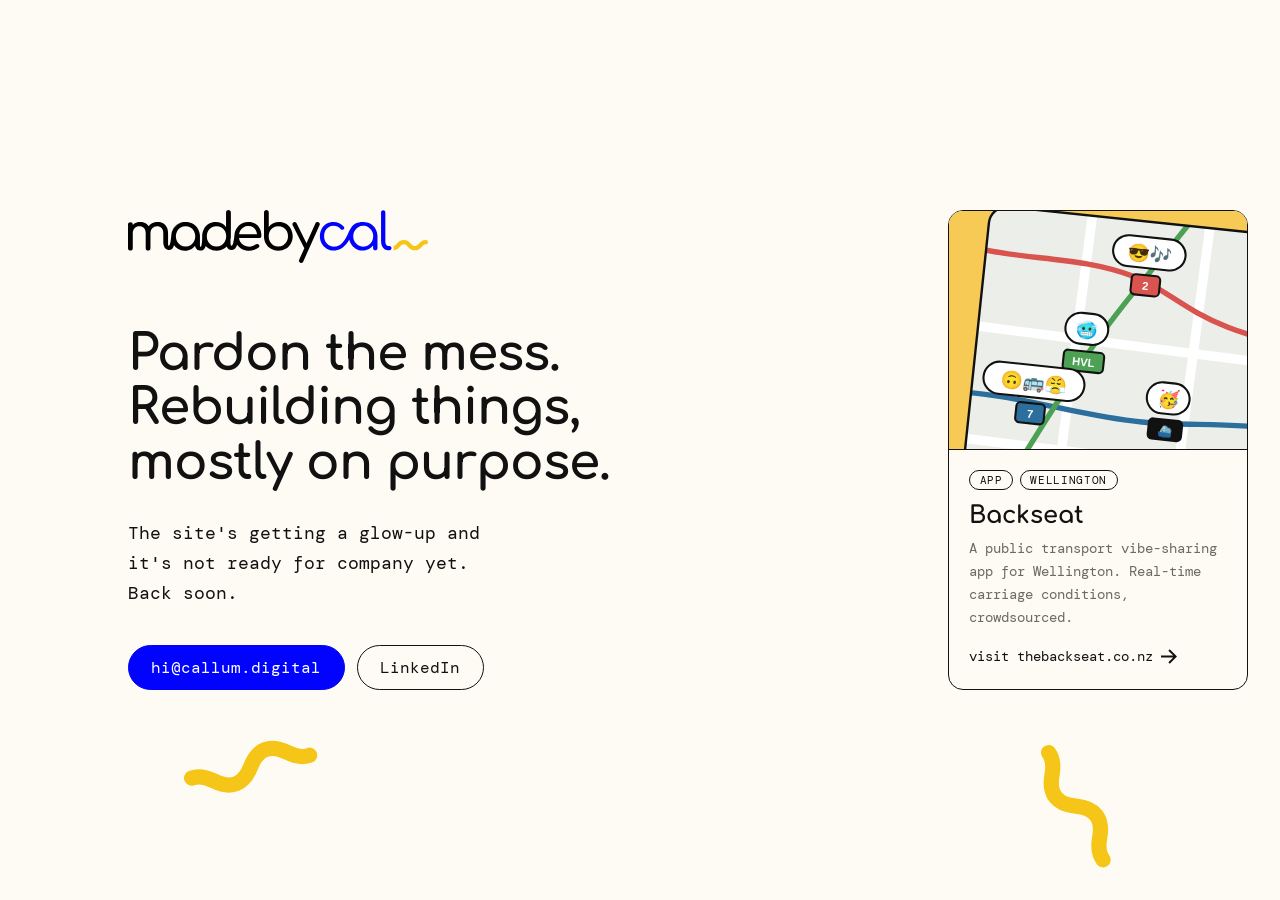
<file: index.html>
<!DOCTYPE html>
<html lang="en">
<head>
<meta charset="UTF-8">
<meta name="viewport" content="width=device-width, initial-scale=1.0">
<title>madebycal — under construction</title>
<meta name="description" content="Callum Healey — designer and maker. The site is being rebuilt. Say hi in the meantime.">
<link rel="preconnect" href="https://fonts.googleapis.com">
<link rel="preconnect" href="https://fonts.gstatic.com" crossorigin>
<link href="https://fonts.googleapis.com/css2?family=Comfortaa:wght@400;700&family=DM+Mono:wght@400&display=swap" rel="stylesheet">
<style>
  :root { --cream:#FDFBF3; --ink:#111111; --muted:#6B6B63; --blue:#0103FF; --mustard:#F5C518; }
  * { margin:0; padding:0; box-sizing:border-box; }
  html, body { height:100%; }
  body {
    background:var(--cream); color:var(--ink);
    font-family:'DM Mono', ui-monospace, monospace;
    -webkit-font-smoothing:antialiased;
    overflow-x:hidden;
  }
  main {
    min-height:100%;
    display:grid; grid-template-columns:minmax(0,1fr) 300px; gap:4rem;
    align-items:center; align-content:center;
    padding:3rem 2rem 3rem clamp(2rem, 10vw, 193px);
    max-width:1280px;
    position:relative; z-index:1;
  }
  .logo { width:300px; height:auto; margin-bottom:4rem; display:block; }
  h1 {
    font-family:'Comfortaa', system-ui, sans-serif;
    font-weight:700;
    font-size:clamp(1.9rem, 3.9vw, 4.25rem);
    line-height:1.1; letter-spacing:-0.02em;
    margin-bottom:1.75rem;
  }
  .intro p { font-size:1.1rem; line-height:1.7; max-width:34ch; margin-bottom:2.25rem; }
  .links { display:flex; flex-wrap:wrap; gap:.75rem; }
  .btn {
    display:inline-flex; align-items:center; gap:.6rem;
    padding:.7rem 1.4rem; border:1.5px solid var(--ink); border-radius:999px;
    background:var(--cream); color:inherit; text-decoration:none; font-size:1rem;
    transition:background .2s, color .2s, border-color .2s;
  }
  .btn:hover, .btn:focus-visible { background:var(--ink); color:#fff; }
  .btn.solid { background:var(--blue); border-color:var(--blue); color:#fff; }
  .btn.solid:hover, .btn.solid:focus-visible { background:var(--ink); border-color:var(--ink); }

  .card {
    display:block; color:inherit; text-decoration:none;
    background:var(--cream); border:1.5px solid var(--ink); border-radius:15px; overflow:hidden;
    transition:transform .25s ease, box-shadow .25s ease;
  }
  .card:hover, .card:focus-visible { transform:translateY(-4px); box-shadow:6px 6px 0 var(--ink); }
  .card img { display:block; width:100%; height:auto; aspect-ratio:5/4; object-fit:cover; background:#FFF0C8; border-bottom:1.5px solid var(--ink); }
  .card-body { padding:1.25rem 1.25rem 1.4rem; }
  .tags { display:flex; gap:.4rem; margin-bottom:.75rem; }
  .tag { font-size:.7rem; letter-spacing:.06em; text-transform:uppercase; border:1px solid var(--ink); border-radius:999px; padding:.15rem .6rem; }
  .card h2 { font-family:'Comfortaa', system-ui, sans-serif; font-weight:700; font-size:1.5rem; margin-bottom:.5rem; }
  .card-body p { font-size:.9rem; line-height:1.6; color:var(--muted); margin-bottom:1rem; }
  .card-cta { display:inline-flex; align-items:center; gap:.5rem; font-size:.9rem; }
  .card-cta svg { transition:transform .2s; }
  .card:hover .card-cta svg { transform:translateX(4px); }

  .squiggles { position:absolute; top:0; left:0; width:100%; pointer-events:none; z-index:0; overflow:hidden; }
  .squiggles svg { position:absolute; overflow:visible; }

  @media (max-width:860px) {
    main { grid-template-columns:1fr; gap:3.5rem; padding:3rem 1.25rem; }
    .logo { width:180px; height:auto; margin-bottom:3rem; }
    h1 { font-size:clamp(1.9rem, 7vw, 3.5rem); }
    .project { max-width:380px; }
  }
  @media (prefers-reduced-motion: reduce) {
    .card, .card-cta svg { transition:none; }
  }
</style>
</head>
<body>

<div class="squiggles" aria-hidden="true"></div>

<main>
  <div class="intro">
<svg class="logo" viewBox="0 0 170.017 30" width="170" height="30" fill="none" role="img" aria-label="madebycal">
  <path d="M145.402 22.1845C146.023 22.6114 146.741 22.8249 147.556 22.8249H147.818C148.265 22.8249 148.624 22.7181 148.895 22.5047C149.186 22.2718 149.332 21.971 149.332 21.6023C149.332 21.2531 149.235 20.9717 149.041 20.7582C148.847 20.5254 148.595 20.4089 148.284 20.4089H147.556C147.052 20.4089 146.635 20.1567 146.305 19.6521C145.994 19.1282 145.839 18.4684 145.839 17.6728V1.31416C145.839 0.945465 145.723 0.654386 145.49 0.440928C145.276 0.208065 144.995 0.0916344 144.646 0.0916344C144.277 0.0916344 143.976 0.208065 143.743 0.440928C143.53 0.654386 143.423 0.945465 143.423 1.31416V17.6728C143.423 18.6819 143.598 19.5745 143.947 20.3507C144.296 21.1269 144.781 21.7382 145.402 22.1845Z" fill="#0103FF"/>
  <path d="M117.451 20.7236C117.216 20.7464 116.971 20.7581 116.718 20.7581C115.631 20.7581 114.661 20.506 113.807 20.0013C112.973 19.4775 112.313 18.779 111.828 17.9057C111.362 17.0131 111.129 16.004 111.129 14.8785C111.129 13.714 111.352 12.6954 111.798 11.8221C112.245 10.9294 112.866 10.2309 113.661 9.72622C114.476 9.22184 115.418 8.96965 116.485 8.96965C118.095 8.96965 119.434 9.5711 120.502 10.7743C120.588 10.8679 120.678 10.9481 120.769 11.0151C120.85 11.0738 120.933 11.122 121.017 11.16C121.096 11.1956 121.176 11.2222 121.259 11.24C121.55 11.2787 121.812 11.2206 122.044 11.0652C122.202 10.9494 122.326 10.8251 122.415 10.6921C122.491 10.5802 122.542 10.4618 122.568 10.3375C122.599 10.2227 122.606 10.1094 122.588 9.99744C122.573 9.90227 122.54 9.80806 122.49 9.7148C122.45 9.64025 122.398 9.56634 122.336 9.49338C121.579 8.58137 120.706 7.90221 119.716 7.45588C118.726 6.9902 117.649 6.75736 116.485 6.75736C114.971 6.75736 113.632 7.11645 112.468 7.83432C111.323 8.53284 110.411 9.49338 109.732 10.7159C109.072 11.9385 108.742 13.326 108.742 14.8785C108.742 16.4113 109.082 17.7893 109.761 19.0119C110.46 20.2344 111.41 21.2045 112.614 21.9227C113.817 22.6212 115.185 22.9704 116.718 22.9704H116.833C117.076 22.9676 117.316 22.9555 117.55 22.9352C118.945 22.7988 120.505 22.2469 122.052 20.9821C123.193 20.0495 124.326 18.7289 125.381 16.902L125.434 16.81C125.601 17.5926 125.875 18.3267 126.256 19.0119C126.935 20.2344 127.857 21.2045 129.021 21.9227C130.185 22.6212 131.505 22.9704 132.98 22.9704C134.396 22.9704 135.658 22.6405 136.764 21.9807C137.609 21.4706 138.317 20.8295 138.889 20.0571V21.6023C138.889 21.9712 139.005 22.2719 139.238 22.5048C139.49 22.7182 139.791 22.8248 140.14 22.8248C140.509 22.8248 140.81 22.7182 141.043 22.5048C141.275 22.2719 141.392 21.9712 141.392 21.6023V14.8785C141.372 13.326 141.004 11.9385 140.286 10.7159C139.587 9.49338 138.627 8.53284 137.404 7.83432C136.218 7.1266 134.881 6.7672 133.393 6.75736H133.329L133.231 6.758L133.079 6.76053C131.54 6.79257 130.282 7.06221 129.232 7.56627C128.1 8.10935 127.282 8.88876 126.629 9.78744C125.991 10.6655 125.498 11.6762 125.029 12.676L124.846 13.0665C124.428 13.962 124.003 14.8715 123.468 15.7975C121.348 19.4693 119.083 20.5253 117.451 20.7236ZM136.211 20.0013C135.376 20.506 134.416 20.7581 133.329 20.7581C132.262 20.7581 131.291 20.506 130.418 20.0013C129.564 19.4775 128.885 18.7692 128.381 17.8765C127.876 16.9839 127.624 15.9846 127.624 14.8785C127.624 13.753 127.876 12.7534 128.381 11.8805C128.885 10.9878 129.564 10.2794 130.418 9.7554C131.259 9.25102 132.189 8.98963 133.209 8.9706L133.329 8.96965C134.416 8.96965 135.376 9.23135 136.211 9.7554C137.065 10.2794 137.734 10.9878 138.219 11.8805C138.724 12.7534 138.976 13.753 138.976 14.8785C138.976 15.9846 138.724 16.9839 138.219 17.8765C137.734 18.7692 137.065 19.4775 136.211 20.0013Z" fill="#0103FF"/>
  <path d="M168.81 17.0591C169.477 17.0594 170.017 17.6005 170.017 18.2677C170.017 18.9347 169.477 19.476 168.81 19.4763C168.038 19.4763 167.493 19.7799 166.576 20.7794C165.5 21.9519 164.353 22.8653 162.563 22.8654C160.772 22.8654 159.625 21.9519 158.549 20.7794C157.633 19.7802 157.088 19.4764 156.317 19.4763C155.545 19.4763 155.001 19.7799 154.084 20.7794C153.052 21.9036 151.955 22.7885 150.288 22.8597C150.512 22.4893 150.631 22.0634 150.631 21.6023C150.631 21.2054 150.554 20.8024 150.371 20.4298C150.995 20.3525 151.51 20.0095 152.303 19.1451C153.379 17.9724 154.526 17.0591 156.317 17.0591C158.107 17.0593 159.254 17.9725 160.33 19.1451C161.247 20.1443 161.792 20.4488 162.563 20.4489C163.334 20.4488 163.878 20.1445 164.795 19.1451C165.871 17.9724 167.019 17.0591 168.81 17.0591Z" fill="#F5C518"/>
  <path d="M85.1891 23.0882C83.6597 23.0882 82.2773 22.7353 81.042 22.0294C79.8264 21.3235 78.8656 20.3529 78.1597 19.1176C77.4538 17.8824 77.0911 16.5 77.0715 14.9706V1.35294C77.0715 0.941176 77.1989 0.617647 77.4538 0.382353C77.7087 0.127451 78.0322 0 78.4244 0C78.8362 0 79.1597 0.127451 79.395 0.382353C79.6499 0.617647 79.7773 0.941176 79.7773 1.35294V9.58823C80.4636 8.72549 81.3068 8.03921 82.3068 7.52941C83.3068 7.01961 84.4244 6.76471 85.6597 6.76471C87.1107 6.76471 88.4146 7.12745 89.5715 7.85294C90.7283 8.55882 91.6401 9.52941 92.3068 10.7647C92.993 11.9804 93.3362 13.3627 93.3362 14.9118C93.3362 16.4608 92.9734 17.8529 92.2479 19.0882C91.542 20.3235 90.5715 21.3039 89.3362 22.0294C88.1205 22.7353 86.7381 23.0882 85.1891 23.0882ZM85.1891 20.6765C86.2283 20.6765 87.1597 20.4314 87.9832 19.9412C88.8264 19.4314 89.4832 18.7451 89.9538 17.8824C90.444 17 90.6891 16.0098 90.6891 14.9118C90.6891 13.8137 90.444 12.8333 89.9538 11.9706C89.4832 11.1078 88.8264 10.4314 87.9832 9.94118C87.1597 9.43137 86.2283 9.17647 85.1891 9.17647C84.1499 9.17647 83.2087 9.43137 82.3656 9.94118C81.542 10.4314 80.895 11.1078 80.4244 11.9706C79.9538 12.8333 79.7185 13.8137 79.7185 14.9118C79.7185 16.0098 79.9538 17 80.4244 17.8824C80.895 18.7451 81.542 19.4314 82.3656 19.9412C83.2087 20.4314 84.1499 20.6765 85.1891 20.6765Z" fill="black"/>
  <path d="M27.1368 9.03673C28.1284 8.07899 29.3995 7.28084 30.8379 6.94441C30.001 7.11942 29.2158 7.42227 28.4825 7.85294C27.2668 8.55882 26.2963 9.52941 25.5708 10.7647C24.9313 11.866 24.5815 13.112 24.5213 14.5029C24.5574 14.1707 24.5951 13.8542 24.6365 13.5698C24.8691 11.9744 25.8277 10.3013 27.1368 9.03673Z" fill="black" fill-rule="evenodd" clip-rule="evenodd"/>
  <path d="M42.0496 15.4521C42.0535 15.0595 42.0543 14.6669 42.0543 14.2813C42.0417 14.4883 42.0349 14.6984 42.0349 14.9118C42.0349 15.094 42.0398 15.2741 42.0496 15.4521Z" fill="black" fill-rule="evenodd" clip-rule="evenodd"/>
  <path d="M23.4946 20.0087C23.4656 20.0749 23.3877 20.2512 23.1291 20.2627C23.381 20.2515 23.4636 20.0791 23.4946 20.0087Z" fill="black" fill-rule="evenodd" clip-rule="evenodd"/>
  <path d="M58.1015 16.7767C58.1021 16.7738 58.1018 16.7708 58.1016 16.7678L58.1015 16.7767Z" fill="black" fill-rule="evenodd" clip-rule="evenodd"/>
  <path d="M58.1016 16.7589C58.2257 16.187 58.2917 15.5909 58.2996 14.9706V1.35294C58.2996 0.941176 58.1722 0.617647 57.9173 0.382353C57.6624 0.127451 57.329 0 56.9173 0C56.5251 0 56.2016 0.127451 55.9467 0.382353C55.6918 0.617647 55.5643 0.941176 55.5643 1.35294V9.58823C54.8977 8.72549 54.0545 8.03921 53.0349 7.52941C52.0349 7.01961 50.9271 6.76471 49.7114 6.76471C48.2408 6.76471 46.9271 7.12745 45.7702 7.85294C44.6134 8.55882 43.7016 9.52941 43.0349 10.7647C42.6921 11.3898 42.4374 12.059 42.2709 12.7723C42.1597 13.2487 42.0878 13.7448 42.0552 14.2606L42.0543 14.2813C42.0543 14.6669 42.0535 15.0595 42.0496 15.4521C42.0367 16.7333 41.9899 18.0148 41.8254 19.0542C41.7165 19.7415 41.6 20.2401 41.4962 20.4785C41.4878 20.4978 41.48 20.5165 41.4727 20.5343C41.4663 20.5499 41.4603 20.565 41.4545 20.5794C41.3853 20.7521 41.3492 20.8423 41.1316 20.8423C40.8923 20.8423 40.7894 20.6351 40.7767 20.5053C40.7757 20.4959 40.7753 20.4869 40.7753 20.4785L40.7767 14.9412C40.757 13.3922 40.3845 12 39.659 10.7647C38.9531 9.52941 37.9923 8.55882 36.7767 7.85294C35.561 7.12745 34.1786 6.76471 32.6296 6.76471C32.5414 6.76471 32.4537 6.76785 32.3665 6.77098L32.3075 6.77306C32.2929 6.77355 32.2784 6.77343 32.2638 6.7733C32.2477 6.77316 32.2316 6.77302 32.2155 6.77373C31.7417 6.79456 31.2825 6.85145 30.8379 6.94441C29.3995 7.28084 28.1284 8.07899 27.1368 9.03673C25.8277 10.3013 24.8691 11.9744 24.6365 13.5698C24.5951 13.8542 24.5574 14.1707 24.5213 14.5029C24.4936 14.758 24.4665 15.0248 24.4395 15.291C24.419 15.4926 24.3982 15.6978 24.377 15.8982C24.2886 16.7359 24.1876 17.5733 24.0389 18.3198C23.8862 19.0864 23.524 19.942 23.4972 20.0027L23.4946 20.0087C23.4656 20.0749 23.3877 20.2512 23.1291 20.2627C22.8622 20.2746 22.7674 20.0967 22.7288 19.8235C22.7162 19.7344 22.7093 19.5787 22.7059 19.3814V13.2059C22.7059 11.8529 22.4608 10.6961 21.9706 9.73529C21.4804 8.7549 20.7941 8.0098 19.9118 7.5C19.049 6.99019 18.049 6.73529 16.9118 6.73529C15.6765 6.73529 14.5686 7.0098 13.5882 7.55882C12.8327 7.98191 12.2053 8.5331 11.7059 9.21237C11.2476 8.48572 10.6593 7.91493 9.94118 7.5C9.07843 6.99019 8.07843 6.73529 6.94118 6.73529C5.80392 6.73529 4.78431 7.0098 3.88235 7.55882C3.44675 7.82397 3.05459 8.13943 2.70588 8.5052V8.26471C2.70588 7.85294 2.57843 7.52941 2.32353 7.29412C2.08824 7.03921 1.76471 6.91176 1.35294 6.91176C0.960784 6.91176 0.637255 7.03921 0.382353 7.29412C0.127451 7.52941 0 7.85294 0 8.26471V21.6471C0 22.0392 0.127451 22.3627 0.382353 22.6176C0.637255 22.8725 0.960784 23 1.35294 23C1.76471 23 2.08824 22.8725 2.32353 22.6176C2.57843 22.3627 2.70588 22.0392 2.70588 21.6471V13.1765C2.70588 12.0196 3.05882 11.0686 3.76471 10.3235C4.4902 9.57843 5.40196 9.20588 6.5 9.20588C7.53922 9.20588 8.38235 9.54902 9.02941 10.2353C9.69608 10.9216 10.0294 11.9118 10.0294 13.2059V21.6471C10.0294 22.0392 10.1569 22.3627 10.4118 22.6176C10.6667 22.8725 10.9902 23 11.3824 23C11.7941 23 12.1176 22.8725 12.3529 22.6176C12.6078 22.3627 12.7353 22.0392 12.7353 21.6471V13.2647C12.7353 12.0686 13.0784 11.098 13.7647 10.3529C14.4706 9.58823 15.3725 9.20588 16.4706 9.20588C17.5098 9.20588 18.3529 9.54902 19 10.2353C19.6667 10.9216 20 11.9118 20 13.2059V17.9174C20.0007 18.4832 20.0169 19.6132 20.4035 20.4833C20.4682 20.6288 20.523 20.7558 20.5712 20.8677C20.8238 21.4536 20.9018 21.6344 21.3381 22.0028C21.6458 22.2625 22.0001 22.4418 22.3891 22.5473C22.6773 22.6255 22.9845 22.6632 23.3061 22.6632C24.4338 22.6632 25.1627 21.9388 25.5844 21.2199C25.7924 20.865 25.9582 20.4629 26.093 20.0431C26.6786 20.8483 27.3967 21.5104 28.2472 22.0294C29.4041 22.7353 30.7178 23.0882 32.1884 23.0882C33.6198 23.0882 34.8943 22.7451 36.0119 22.0588C36.802 21.5821 37.4784 20.9823 38.0414 20.2596C38.0414 20.87 38.3421 21.5244 38.9678 22.1762C39.284 22.5055 39.669 22.7093 40.0862 22.8306C40.5005 22.951 40.9465 22.9902 41.3882 22.9902C42.4258 22.9902 43.114 22.3532 43.5104 21.6712C43.7347 21.2854 43.8976 20.8401 44.0189 20.3768C44.586 21.0266 45.2482 21.5775 46.0055 22.0294C47.2408 22.7353 48.6232 23.0882 50.1526 23.0882C51.682 23.0882 53.0545 22.7353 54.2702 22.0294C54.9095 21.6641 55.4779 21.2279 55.9754 20.7208C56.1397 21.2244 56.4199 21.7188 56.9174 22.0833C57.4915 22.5038 58.1743 22.6169 58.8264 22.6169C59.9033 22.6169 60.649 21.9716 61.1142 21.2789C61.4181 20.8263 61.6505 20.2906 61.8334 19.7345C62.4981 20.6899 63.3503 21.4646 64.3902 22.0588C65.6451 22.7451 67.0862 23.0882 68.7137 23.0882C69.6156 23.0882 70.5568 22.9216 71.5372 22.5882C72.5372 22.2353 73.3706 21.7941 74.0372 21.2647C74.3313 21.0294 74.4686 20.7549 74.449 20.4412C74.4294 20.1078 74.2725 19.8039 73.9784 19.5294C73.7431 19.3333 73.4686 19.2451 73.1549 19.2647C72.8411 19.2647 72.547 19.3725 72.2725 19.5882C71.8804 19.902 71.3411 20.1765 70.6549 20.4118C69.9882 20.6471 69.3411 20.7647 68.7137 20.7647C67.5568 20.7647 66.5372 20.5098 65.6549 20C64.7921 19.4902 64.1058 18.8039 63.596 17.9412C63.2432 17.3061 63.0173 16.61 62.9185 15.8529H74.3607C74.7333 15.8529 75.0274 15.7451 75.2431 15.5294C75.4784 15.2941 75.596 15.0098 75.596 14.6765C75.596 13.1274 75.3019 11.7647 74.7137 10.5882C74.1255 9.39215 73.2823 8.46078 72.1843 7.79412C71.0862 7.10784 69.7823 6.76471 68.2725 6.76471C68.2096 6.76471 68.147 6.76529 68.0848 6.76645C67.0011 6.7867 66.0105 6.98309 65.1128 7.35563C64.7913 7.48902 64.4818 7.64498 64.1843 7.82353C63.2162 8.38824 62.4207 9.13882 61.7978 10.0753C61.0492 11.1079 60.5421 12.305 60.4087 13.5419C60.3871 13.7421 60.3655 13.9484 60.3435 14.1589C60.2017 15.517 60.041 17.0548 59.7235 18.3287C59.5393 19.0675 59.3276 19.6044 59.1081 19.9313C59.0034 20.0871 58.9231 20.1551 58.8829 20.1813C58.8549 20.1994 58.8445 20.2003 58.8264 20.2003C58.4882 20.2003 58.3707 20.147 58.3487 20.135C58.3525 20.138 58.3542 20.1405 58.3542 20.1405C58.3542 20.1429 58.2985 20.0922 58.2402 19.8558C58.1652 19.5515 58.123 19.0966 58.1076 18.3979C58.0972 17.9254 58.0992 17.3947 58.1015 16.7767L58.1016 16.7589ZM52.9761 19.9412C52.1526 20.4314 51.2114 20.6765 50.1526 20.6765C49.133 20.6765 48.2016 20.4314 47.3584 19.9412C46.5153 19.4314 45.8487 18.7451 45.3585 17.8824C44.8879 17 44.6526 16.0098 44.6526 14.9118C44.6526 13.8137 44.8879 12.8333 45.3585 11.9706C45.8487 11.1078 46.5153 10.4314 47.3584 9.94118C48.2016 9.43137 49.133 9.17647 50.1526 9.17647C51.2114 9.17647 52.1526 9.43137 52.9761 9.94118C53.7996 10.4314 54.4467 11.1078 54.9173 11.9706C55.4075 12.8333 55.6526 13.8137 55.6526 14.9118C55.6526 16.0098 55.4075 17 54.9173 17.8824C54.4467 18.7451 53.7996 19.4314 52.9761 19.9412ZM32.6296 20.6765C33.6884 20.6765 34.6296 20.4314 35.4531 19.9412C36.2767 19.4314 36.9237 18.7451 37.3943 17.8824C37.8845 17 38.1296 16.0196 38.1296 14.9412C38.1296 13.8431 37.8845 12.8627 37.3943 12C36.9237 11.1176 36.2767 10.4314 35.4531 9.94118C34.6296 9.43137 33.6884 9.17647 32.6296 9.17647C31.61 9.17647 30.6786 9.43137 29.8355 9.94118C28.9923 10.4314 28.3257 11.1176 27.8355 12C27.3649 12.8627 27.1296 13.8431 27.1296 14.9412C27.1296 16.0196 27.3649 17 27.8355 17.8824C28.3257 18.7451 28.9923 19.4314 29.8355 19.9412C30.6786 20.4314 31.61 20.6765 32.6296 20.6765ZM73.1233 13.6765H62.9609C63.0639 13.0548 63.2462 12.4763 63.5078 11.9412C63.5812 11.791 63.66 11.6462 63.7442 11.5068C64.1548 10.8273 64.6937 10.276 65.3607 9.85294C66.1378 9.3719 67.0458 9.11781 68.0848 9.09067C68.1469 9.08905 68.2095 9.08823 68.2725 9.08823C69.2921 9.08823 70.1647 9.32353 70.8902 9.79412C71.6156 10.2647 72.1745 10.9118 72.5666 11.7353C72.8483 12.3267 73.0338 12.9738 73.1233 13.6765Z" fill="black" fill-rule="evenodd" clip-rule="evenodd"/>
  <path d="M98.2716 30C98.0951 30 97.8892 29.951 97.6539 29.8529C96.8696 29.5 96.6539 28.9412 97.0069 28.1765L99.9355 21.6245L93.3304 8.64706C93.1539 8.31372 93.1245 7.9902 93.2422 7.67647C93.3794 7.36275 93.6245 7.13725 93.9775 7C94.3108 6.84314 94.6245 6.82353 94.9186 6.94118C95.2324 7.03922 95.4677 7.26471 95.6245 7.61765L101.165 18.8749L106.183 7.64706C106.536 6.90196 107.095 6.68627 107.86 7C108.664 7.33333 108.889 7.89216 108.536 8.67647L99.3304 29.1765C99.0951 29.7255 98.7422 30 98.2716 30Z" fill="black"/>
</svg>

  <h1>Pardon the mess.<br>Rebuilding things,<br>mostly on purpose.</h1>
  <p>The site's getting a glow-up and it's not ready for company yet. Back soon.</p>

  <div class="links">
    <a href="mailto:hi@callum.digital" class="btn solid">hi@callum.digital</a>
    <a href="https://linkedin.com/in/callumhealey" class="btn" target="_blank" rel="noopener">LinkedIn</a>
  </div>
  </div>

  <section class="project" aria-labelledby="backseat-title">
    <a href="https://thebackseat.co.nz?ref=madebycal" class="card" target="_blank" rel="noopener">
      <img src="assets/projects/backseat-map.svg" alt="Backseat map with emoji vibe reports on Wellington bus, train and ferry routes" width="500" height="400">
      <div class="card-body">
        <div class="tags"><span class="tag">App</span><span class="tag">Wellington</span></div>
        <h2 id="backseat-title">Backseat</h2>
        <p>A public transport vibe-sharing app for Wellington. Real-time carriage conditions, crowdsourced.</p>
        <span class="card-cta">visit thebackseat.co.nz <svg viewBox="0 0 16 14.5073" width="16" height="15" fill="none" aria-hidden="true"><path d="M8.74636 14.5073L7.34694 13.1234L12.206 8.26433H0V6.24296H12.206L7.34694 1.39164L8.74636 0L16 7.25365L8.74636 14.5073Z" fill="currentColor"/></svg></span>
      </div>
    </a>
  </section>
</main>

<script>
(() => {
  const layer = document.querySelector('.squiggles');
  const NS = 'http://www.w3.org/2000/svg';
  const COLOURS = ['#F5C518', '#0103FF', '#111111'];
  const STROKE = 19.0711;
  const still = matchMedia('(prefers-reduced-motion: reduce)').matches;

  // The brand squiggle as one continuous run of cubic segments [c1, c2, end], starting at START.
  const START = [9.5375, 9.53741];
  const SEGS = [
    [[19.4375, 11.5793], [25.0028, 17.6301], [30.9736, 27.6127]],
    [[36.9444, 37.5954], [42.5098, 43.6462], [52.4098, 45.688]],
    [[62.3097, 47.7299], [69.8147, 44.3748], [79.248, 37.5692]],
    [[88.6813, 30.7636], [96.1878, 27.4088], [106.088, 29.4507]],
    [[115.986, 31.5043], [121.553, 37.5554], [127.524, 47.538]],
    [[133.495, 57.5206], [139.06, 63.5714], [148.96, 65.6133]],
  ];

  const rand = (a, b) => a + Math.random() * (b - a);
  const pick = arr => arr[Math.floor(Math.random() * arr.length)];
  const wait = ms => new Promise(r => setTimeout(r, ms));

  function build(angle, scale) {
    const cos = Math.cos(angle) * scale, sin = Math.sin(angle) * scale;
    const tf = ([x, y]) => [x * cos - y * sin, x * sin + y * cos];
    const pts = [tf(START)];
    let d = `M${pts[0]}`;
    for (const seg of SEGS) {
      const q = seg.map(tf);
      pts.push(...q);
      d += `C${q.join(' ')}`;
    }
    // Control points bound the curve, so their box (plus half the stroke) contains it.
    const pad = STROKE * scale / 2 + 2;
    const xs = pts.map(p => p[0]), ys = pts.map(p => p[1]);
    const x0 = Math.min(...xs) - pad, y0 = Math.min(...ys) - pad;
    return { d, x0, y0, w: Math.max(...xs) + pad - x0, h: Math.max(...ys) + pad - y0 };
  }

  function blockers() {
    const sy = scrollY, sx = scrollX, m = 20;
    return [...document.querySelectorAll('.logo, h1, .intro p, .links, .project')].map(el => {
      const r = el.getBoundingClientRect();
      return { l: r.left + sx - m, t: r.top + sy - m, r: r.right + sx + m, b: r.bottom + sy + m };
    });
  }
  const hits = (a, b) => a.l < b.r && a.r > b.l && a.t < b.b && a.b > b.t;

  const live = new Set();

  function place(colour) {
    const docH = document.documentElement.scrollHeight;
    const docW = document.documentElement.clientWidth;
    layer.style.height = docH + 'px';
    const small = docW < 700;
    const avoid = [...blockers(), ...live];
    for (let tries = 0; tries < 60; tries++) {
      const scale = small ? 0.55 : 0.8;
      const g = build(rand(0, Math.PI * 2), scale);
      if (g.w > docW - 16) continue;
      const left = rand(8, docW - g.w - 8), top = rand(8, docH - g.h - 8);
      const box = { l: left, t: top, r: left + g.w, b: top + g.h };
      if (avoid.some(a => hits(a, box))) continue;

      const svg = document.createElementNS(NS, 'svg');
      svg.setAttribute('viewBox', `${g.x0} ${g.y0} ${g.w} ${g.h}`);
      svg.setAttribute('width', g.w);
      svg.setAttribute('height', g.h);
      svg.style.left = left + 'px';
      svg.style.top = top + 'px';
      const path = document.createElementNS(NS, 'path');
      path.setAttribute('d', g.d);
      path.setAttribute('fill', 'none');
      path.setAttribute('stroke', colour);
      path.setAttribute('stroke-width', STROKE * scale);
      path.setAttribute('stroke-linecap', 'round');
      path.setAttribute('pathLength', '1');
      path.style.strokeDasharray = '1 2';
      path.style.strokeDashoffset = still ? 0 : 1;
      svg.appendChild(path);
      layer.appendChild(svg);
      live.add(box);
      return { svg, path, box };
    }
    return null;
  }

  async function slot(delay) {
    let last = null;
    await wait(delay);
    for (;;) {
      const colour = pick(COLOURS.filter(c => c !== last));
      const s = place(colour);
      if (!s) { await wait(1500); continue; }
      last = colour;
      const draw = 1200;
      const ease = 'cubic-bezier(.65,0,.35,1)';
      await s.path.animate([{ strokeDashoffset: 1 }, { strokeDashoffset: 0 }],
        { duration: draw, easing: ease, fill: 'forwards' }).finished;
      await wait(rand(2200, 4500));
      await s.path.animate([{ strokeDashoffset: 0 }, { strokeDashoffset: -1 }],
        { duration: draw * 0.8, easing: ease, fill: 'forwards' }).finished;
      s.svg.remove();
      live.delete(s.box);
      await wait(rand(300, 1400));
    }
  }

  function start() {
    const count = innerWidth < 700 ? 2 : 4;
    if (still) {
      COLOURS.concat('#F5C518').slice(0, count).forEach(c => place(c));
      return;
    }
    for (let i = 0; i < count; i++) slot(i * 900);
  }

  (document.fonts ? document.fonts.ready : Promise.resolve()).then(start);
})();
</script>

</body>
</html>
</file>
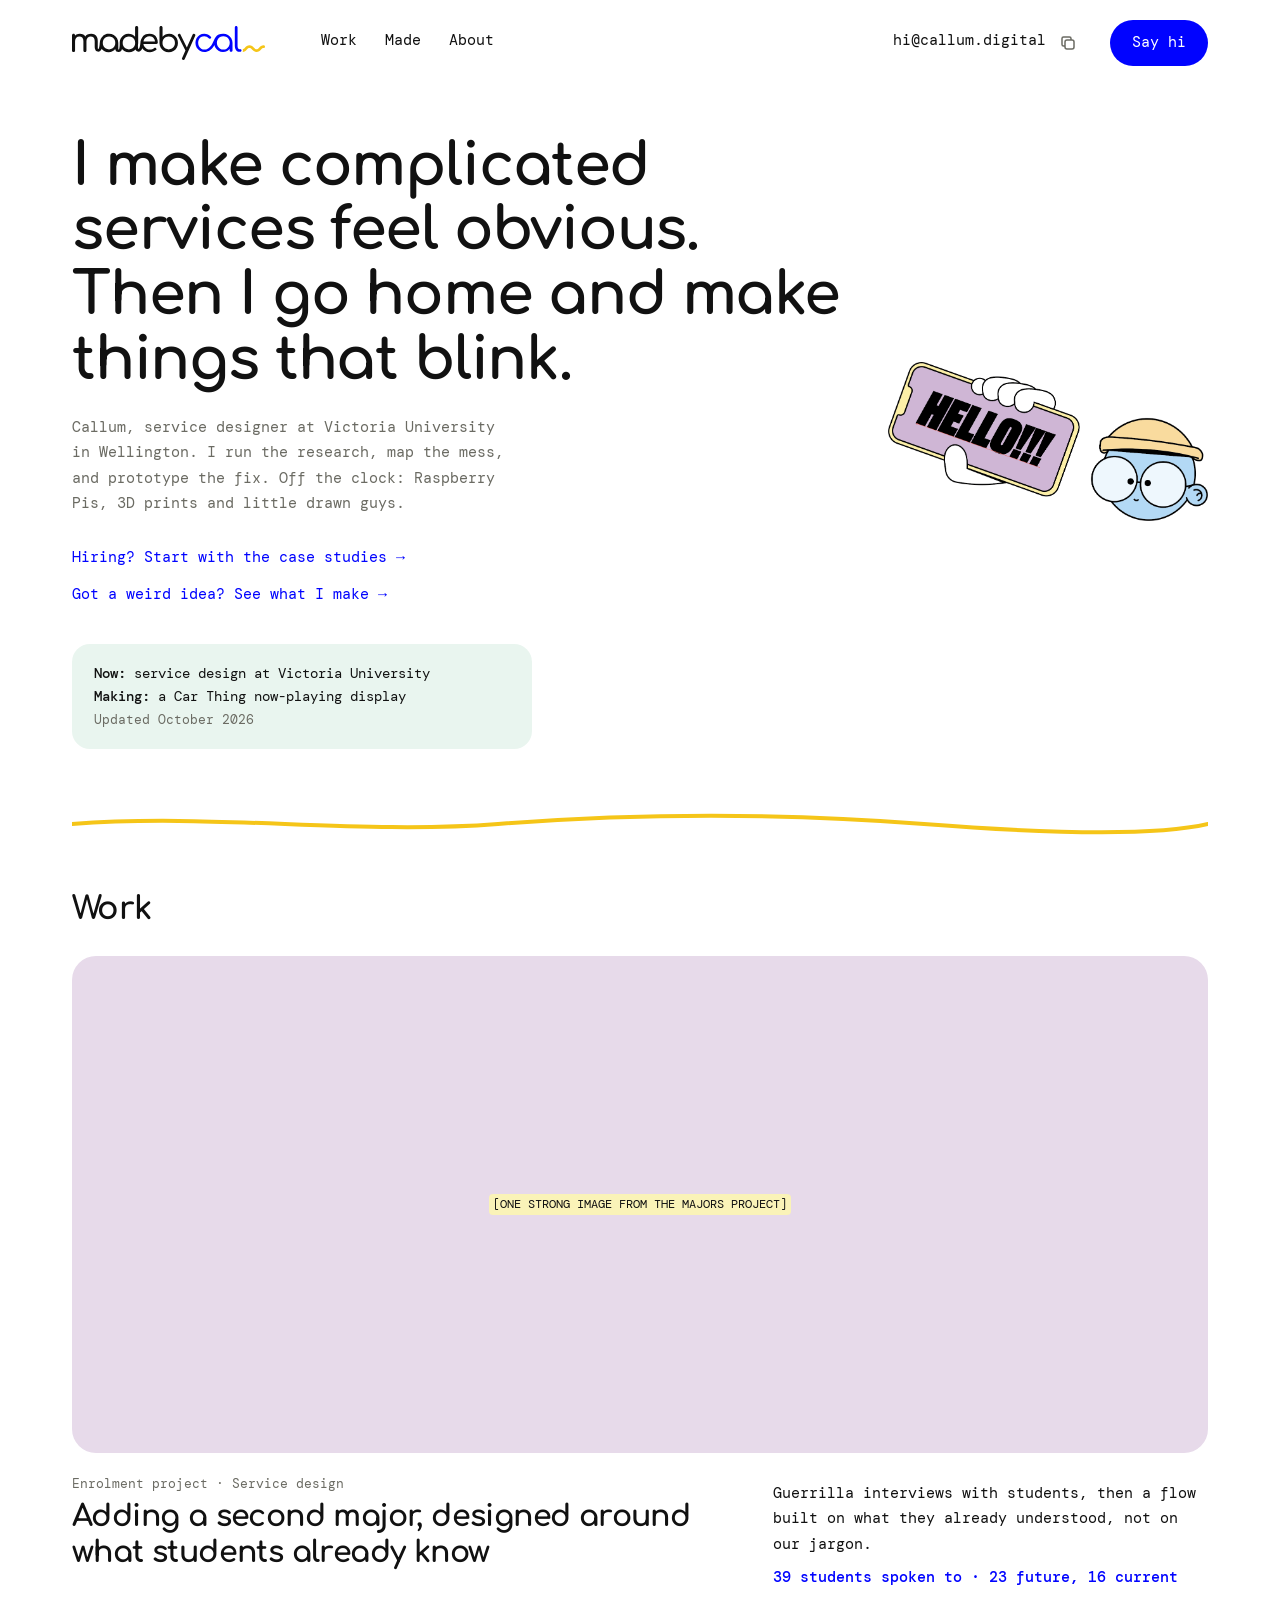
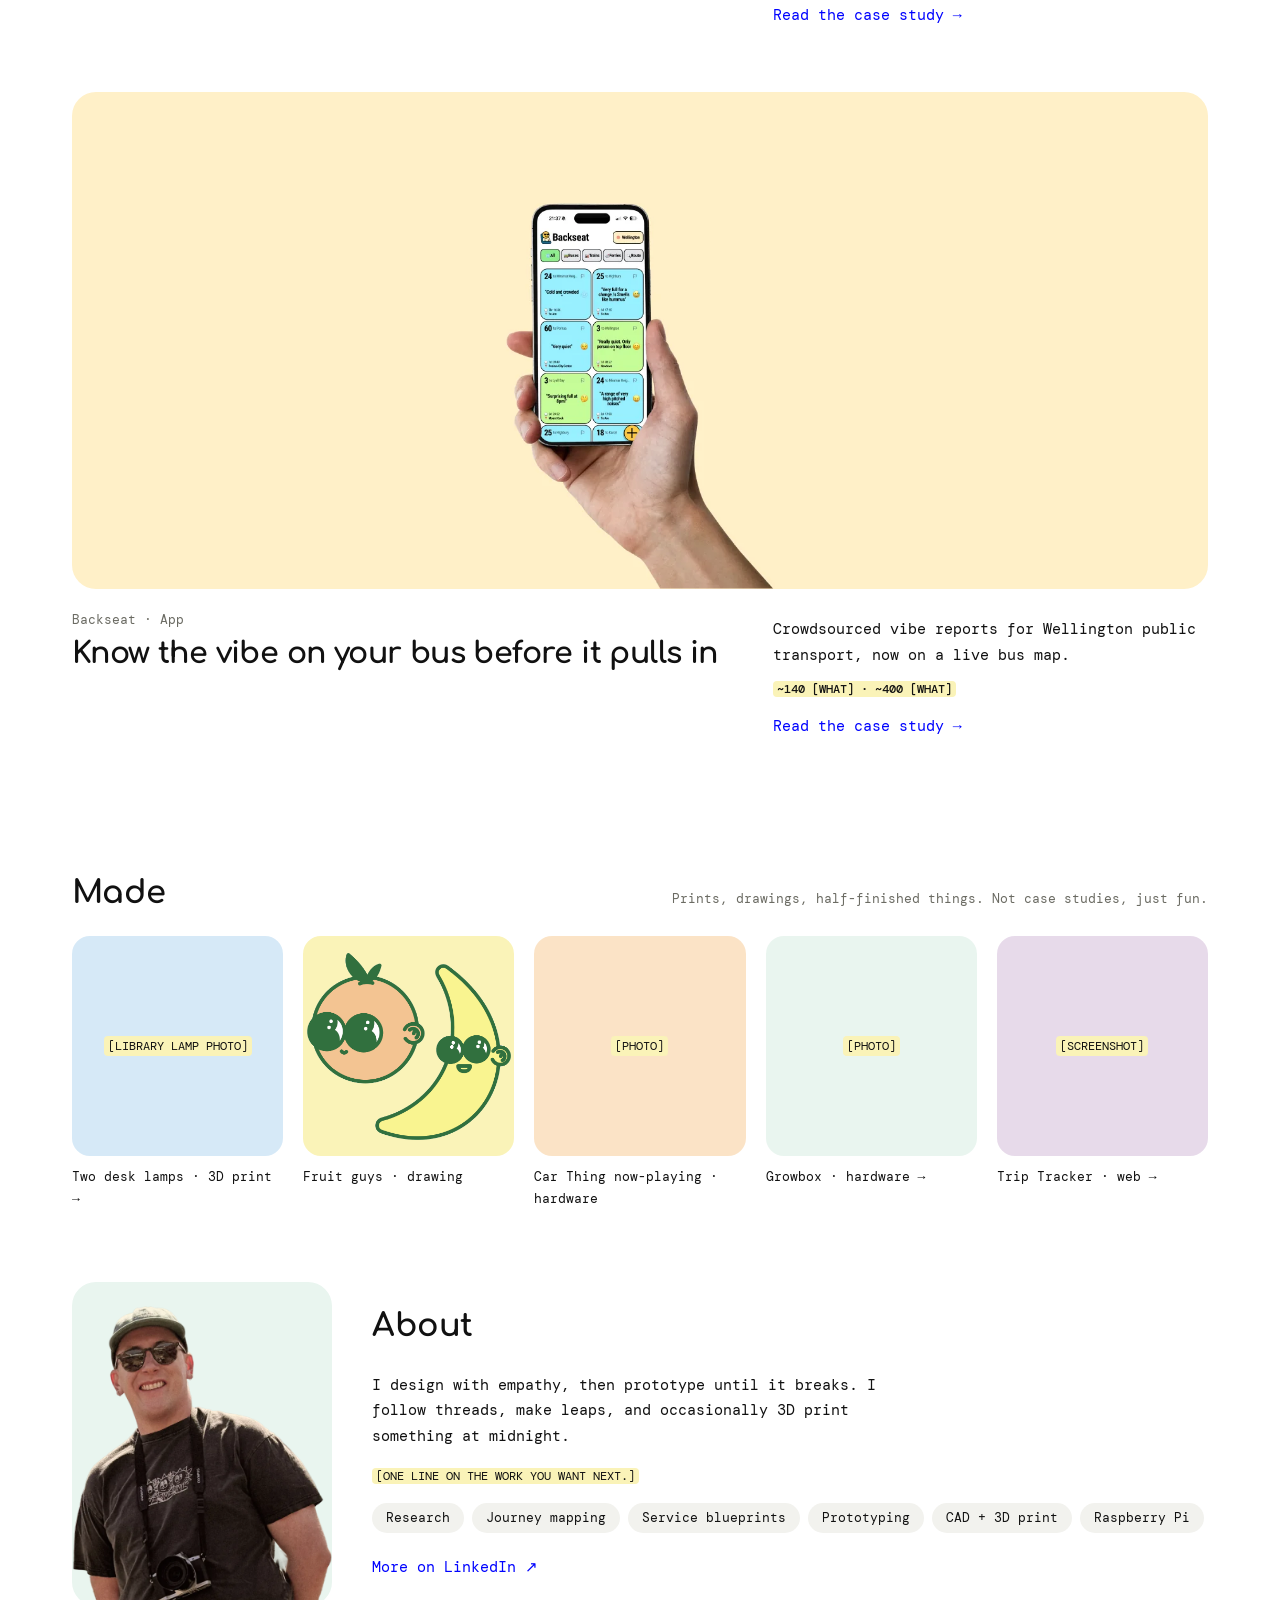
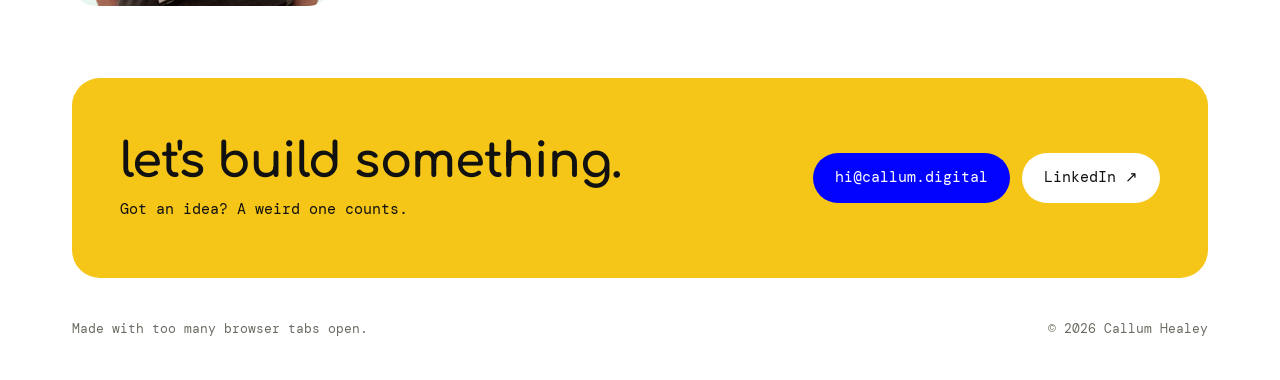
<file: pre-prod/index.html>
<!DOCTYPE html>
<html lang="en">
<head>
  <meta charset="UTF-8">
  <meta name="viewport" content="width=device-width, initial-scale=1.0">
  <meta name="robots" content="noindex">
  <title>madebycal · pre-prod</title>
  <meta name="description" content="Callum Healey, service designer and maker in Wellington.">
  <link rel="preconnect" href="https://fonts.googleapis.com">
  <link rel="preconnect" href="https://fonts.gstatic.com" crossorigin>
  <link href="https://fonts.googleapis.com/css2?family=Comfortaa:wght@700&family=DM+Mono:wght@400;500&display=swap" rel="stylesheet">
  <script>document.documentElement.className += ' js';</script>
  <link rel="stylesheet" href="style.css">
</head>
<body>

<header class="site-header wrap">
  <a href="./" class="logo"><img src="./assets/madebycal.svg" width="170" height="30" alt="madebycal home"></a>
  <button type="button" class="menu-btn" aria-expanded="false" aria-controls="site-menu">Menu</button>
  <div class="menu" id="site-menu">
    <nav aria-label="Primary" class="nav">
      <a href="#work" class="link">Work</a>
      <a href="#made" class="link">Made</a>
      <a href="#about" class="link">About</a>
    </nav>
    <div class="header-right">
      <span class="copy-email">
        <a href="mailto:hi@callum.digital" class="link">hi@callum.digital</a>
        <button type="button" class="copy-btn" data-copy="hi@callum.digital" aria-label="Copy email address">
          <svg aria-hidden="true" width="16" height="16" viewBox="0 0 16 16" fill="none" stroke="currentColor" stroke-width="1.5"><rect x="5" y="5" width="9" height="9" rx="2"/><path d="M11 5V3.5A1.5 1.5 0 0 0 9.5 2h-6A1.5 1.5 0 0 0 2 3.5v6A1.5 1.5 0 0 0 3.5 11H5"/></svg>
        </button>
        <span class="copied" role="status" aria-live="polite"></span>
      </span>
      <a href="#hi" class="btn btn-blue">Say hi</a>
    </div>
  </div>
</header>

<main>

  <section class="hero wrap">
    <div class="hero-text">
      <h1>I make complicated services feel obvious. Then I go home and make things that blink.</h1>
      <p class="muted">Callum, service designer at Victoria University in Wellington. I run the research, map the mess, and prototype the fix. Off the clock: Raspberry Pis, 3D prints and little drawn guys.</p>
      <div class="doors">
        <a href="#work" class="link link-blue">Hiring? Start with the case studies <span class="arrow" aria-hidden="true">→</span></a>
        <a href="#made" class="link link-blue">Got a weird idea? See what I make <span class="arrow" aria-hidden="true">→</span></a>
      </div>
      <aside class="now" aria-label="What I'm up to now">
        <p><strong>Now:</strong> service design at Victoria University</p>
        <p><strong>Making:</strong> a Car Thing now-playing display</p>
        <p class="small muted">Updated October 2026</p>
      </aside>
    </div>
    <img class="hero-art" src="assets/hello.png" width="1009" height="502" alt="Drawing of a round blue character in glasses and a beanie, holding up a phone that says HELLO!!!">
  </section>

  <div class="wrap squiggle" aria-hidden="true">
    <svg viewBox="0 0 1200 30" preserveAspectRatio="none"><path d="M0 15 C150 0 300 30 450 15 S750 0 900 15 S1150 30 1200 15"/></svg>
  </div>

  <section id="work" class="wrap section" aria-labelledby="work-h">
    <h2 id="work-h">Work</h2>

    <a href="work/majors.html" class="card card-feature">
      <div class="card-media bg-lilac ph"><span class="todo">[ONE STRONG IMAGE FROM THE MAJORS PROJECT]</span></div>
      <div class="card-body split">
        <div>
          <p class="meta">Enrolment project · Service design</p>
          <h3>Adding a second major, designed around what students already know</h3>
        </div>
        <div>
          <p>Guerrilla interviews with students, then a flow built on what they already understood, not on our jargon.</p>
          <p class="stat">39 students spoken to · 23 future, 16 current</p>
          <span class="link-blue cta">Read the case study <span class="arrow" aria-hidden="true">→</span></span>
        </div>
      </div>
    </a>

    <a href="work/backseat.html" class="card card-feature">
      <div class="card-media bg-butter">
        <img src="assets/backseat.webp" width="1046" height="786" alt="Hand holding a phone showing the Backseat app: colourful cards with live passenger reports" loading="lazy" class="contain">
      </div>
      <div class="card-body split">
        <div>
          <p class="meta">Backseat · App</p>
          <h3>Know the vibe on your bus before it pulls in</h3>
        </div>
        <div>
          <p>Crowdsourced vibe reports for Wellington public transport, now on a live bus map.</p>
          <p class="stat"><span class="todo">~140 [WHAT] · ~400 [WHAT]</span></p>
          <span class="link-blue cta">Read the case study <span class="arrow" aria-hidden="true">→</span></span>
        </div>
      </div>
    </a>
  </section>

  <section id="made" class="wrap section" aria-labelledby="made-h">
    <div class="section-head">
      <h2 id="made-h">Made</h2>
      <p class="muted small">Prints, drawings, half-finished things. Not case studies, just fun.</p>
    </div>
    <div class="tiles">
      <a href="work/lamps.html" class="tile card">
        <div class="tile-media card-media bg-sky"><span class="todo">[LIBRARY LAMP PHOTO]</span></div>
        <span class="tile-cap">Two desk lamps · 3D print <span class="arrow" aria-hidden="true">→</span></span>
      </a>
      <figure class="tile">
        <div class="tile-media bg-lemon"><img src="assets/fruit.png" width="778" height="713" alt="Drawing of two fruit characters with big glossy eyes: a round peach one with a leaf, and a smiling banana" loading="lazy" class="contain"></div>
        <figcaption>Fruit guys · drawing</figcaption>
      </figure>
      <figure class="tile">
        <div class="tile-media bg-peach"><span class="todo">[PHOTO]</span></div>
        <figcaption>Car Thing now-playing · hardware</figcaption>
      </figure>
      <a href="../growbox/" class="tile card">
        <div class="tile-media card-media bg-mint"><span class="todo">[PHOTO]</span></div>
        <span class="tile-cap">Growbox · hardware <span class="arrow" aria-hidden="true">→</span></span>
      </a>
      <a href="../trip-tracker/" class="tile card">
        <div class="tile-media card-media bg-lilac"><span class="todo">[SCREENSHOT]</span></div>
        <span class="tile-cap">Trip Tracker · web <span class="arrow" aria-hidden="true">→</span></span>
      </a>
    </div>
  </section>

  <section id="about" class="wrap section about" aria-labelledby="about-h">
    <div class="about-photo bg-mint">
      <img src="assets/callum.webp" width="652" height="749" alt="Callum in a green cap and sunglasses, grinning, with a camera round his neck" loading="lazy">
    </div>
    <div class="about-text">
      <h2 id="about-h">About</h2>
      <p>I design with empathy, then prototype until it breaks. I follow threads, make leaps, and occasionally 3D print something at midnight.</p>
      <p class="muted"><span class="todo">[ONE LINE ON THE WORK YOU WANT NEXT.]</span></p>
      <ul class="pills" aria-label="Things I do">
        <li>Research</li>
        <li>Journey mapping</li>
        <li>Service blueprints</li>
        <li>Prototyping</li>
        <li>CAD + 3D print</li>
        <li>Raspberry Pi</li>
      </ul>
      <a href="https://linkedin.com/in/callumhealey" class="link link-blue">More on LinkedIn <span class="arrow" aria-hidden="true">↗</span></a>
    </div>
  </section>

  <section id="hi" class="wrap" aria-labelledby="hi-h">
    <div class="contact">
      <div>
        <h2 id="hi-h">let's build something.</h2>
        <p>Got an idea? A weird one counts.</p>
      </div>
      <div class="contact-actions">
        <a href="mailto:hi@callum.digital" class="btn btn-blue">hi@callum.digital</a>
        <a href="https://linkedin.com/in/callumhealey" class="btn btn-white">LinkedIn ↗</a>
      </div>
    </div>
  </section>

</main>

<footer class="wrap site-footer">
  <span>Made with too many browser tabs open.</span>
  <span>© 2026 Callum Healey</span>
</footer>

<script src="site.js"></script>
</body>
</html>
</file>
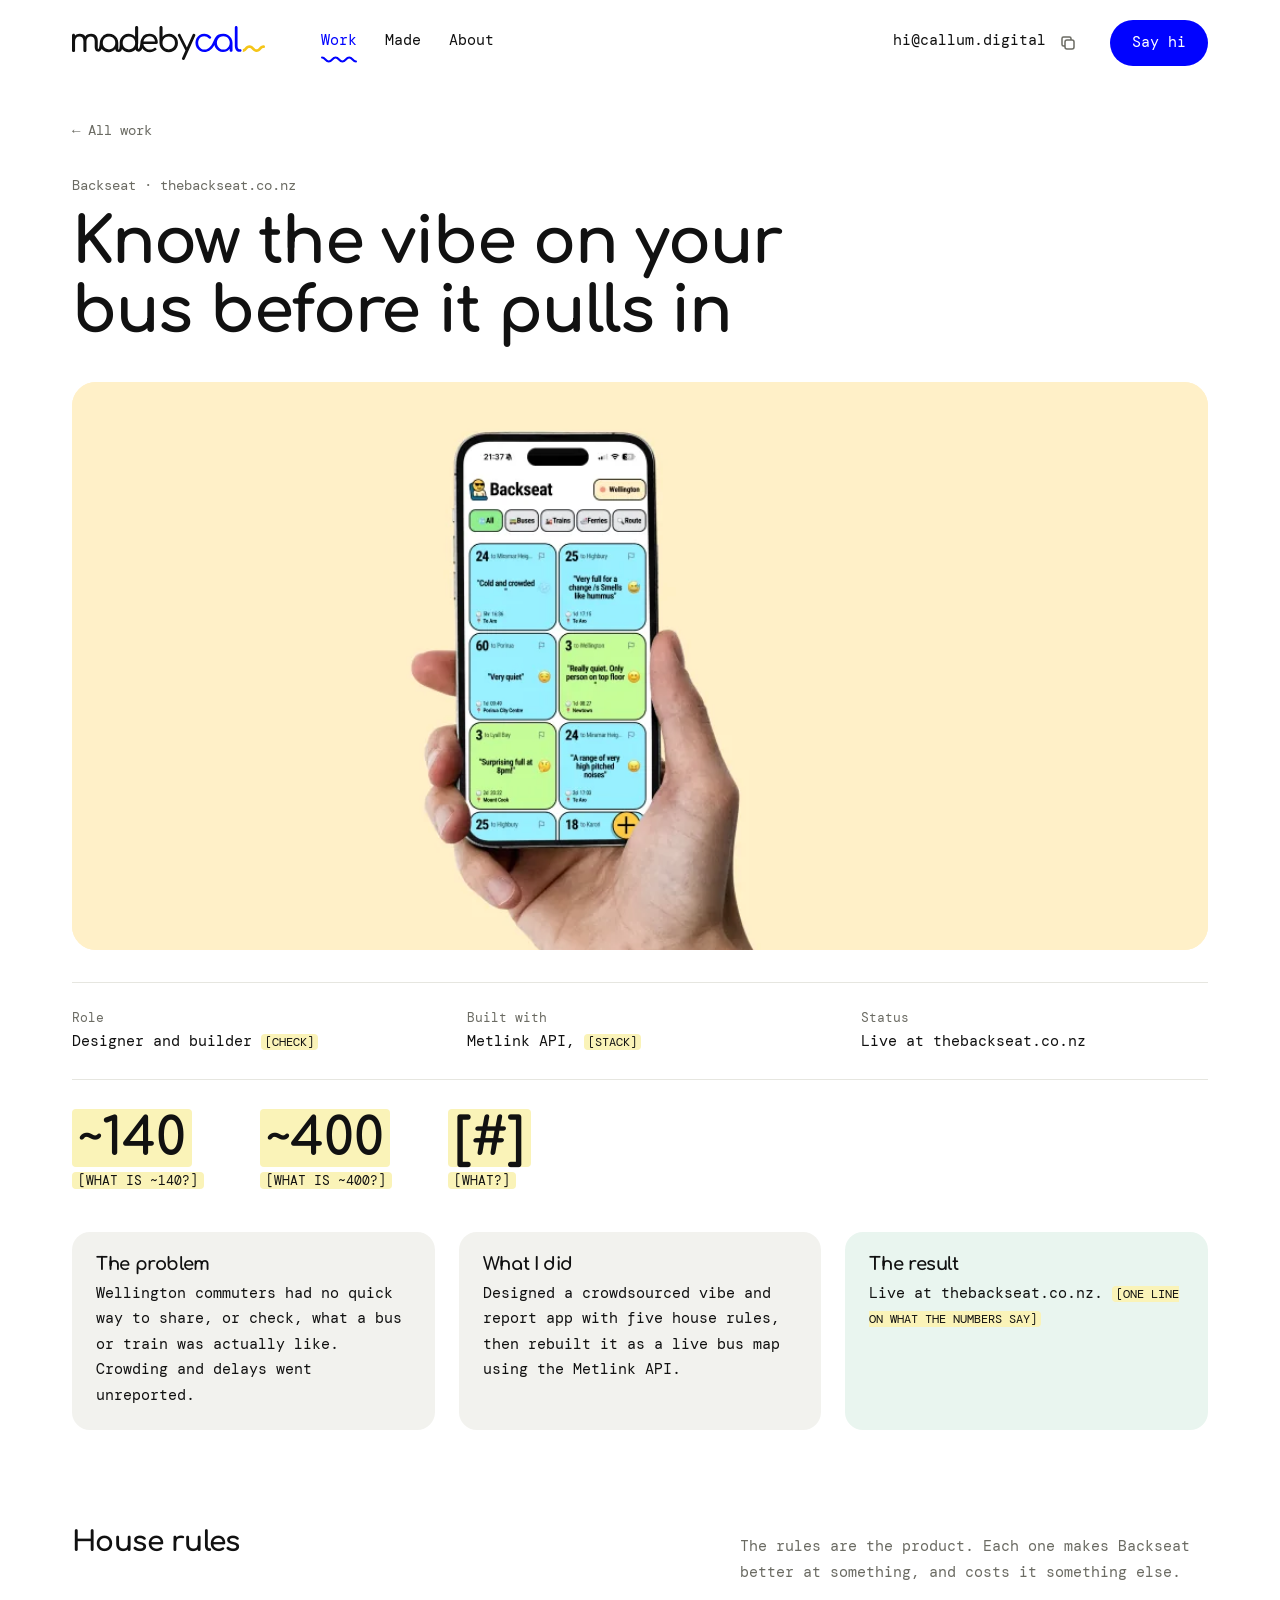
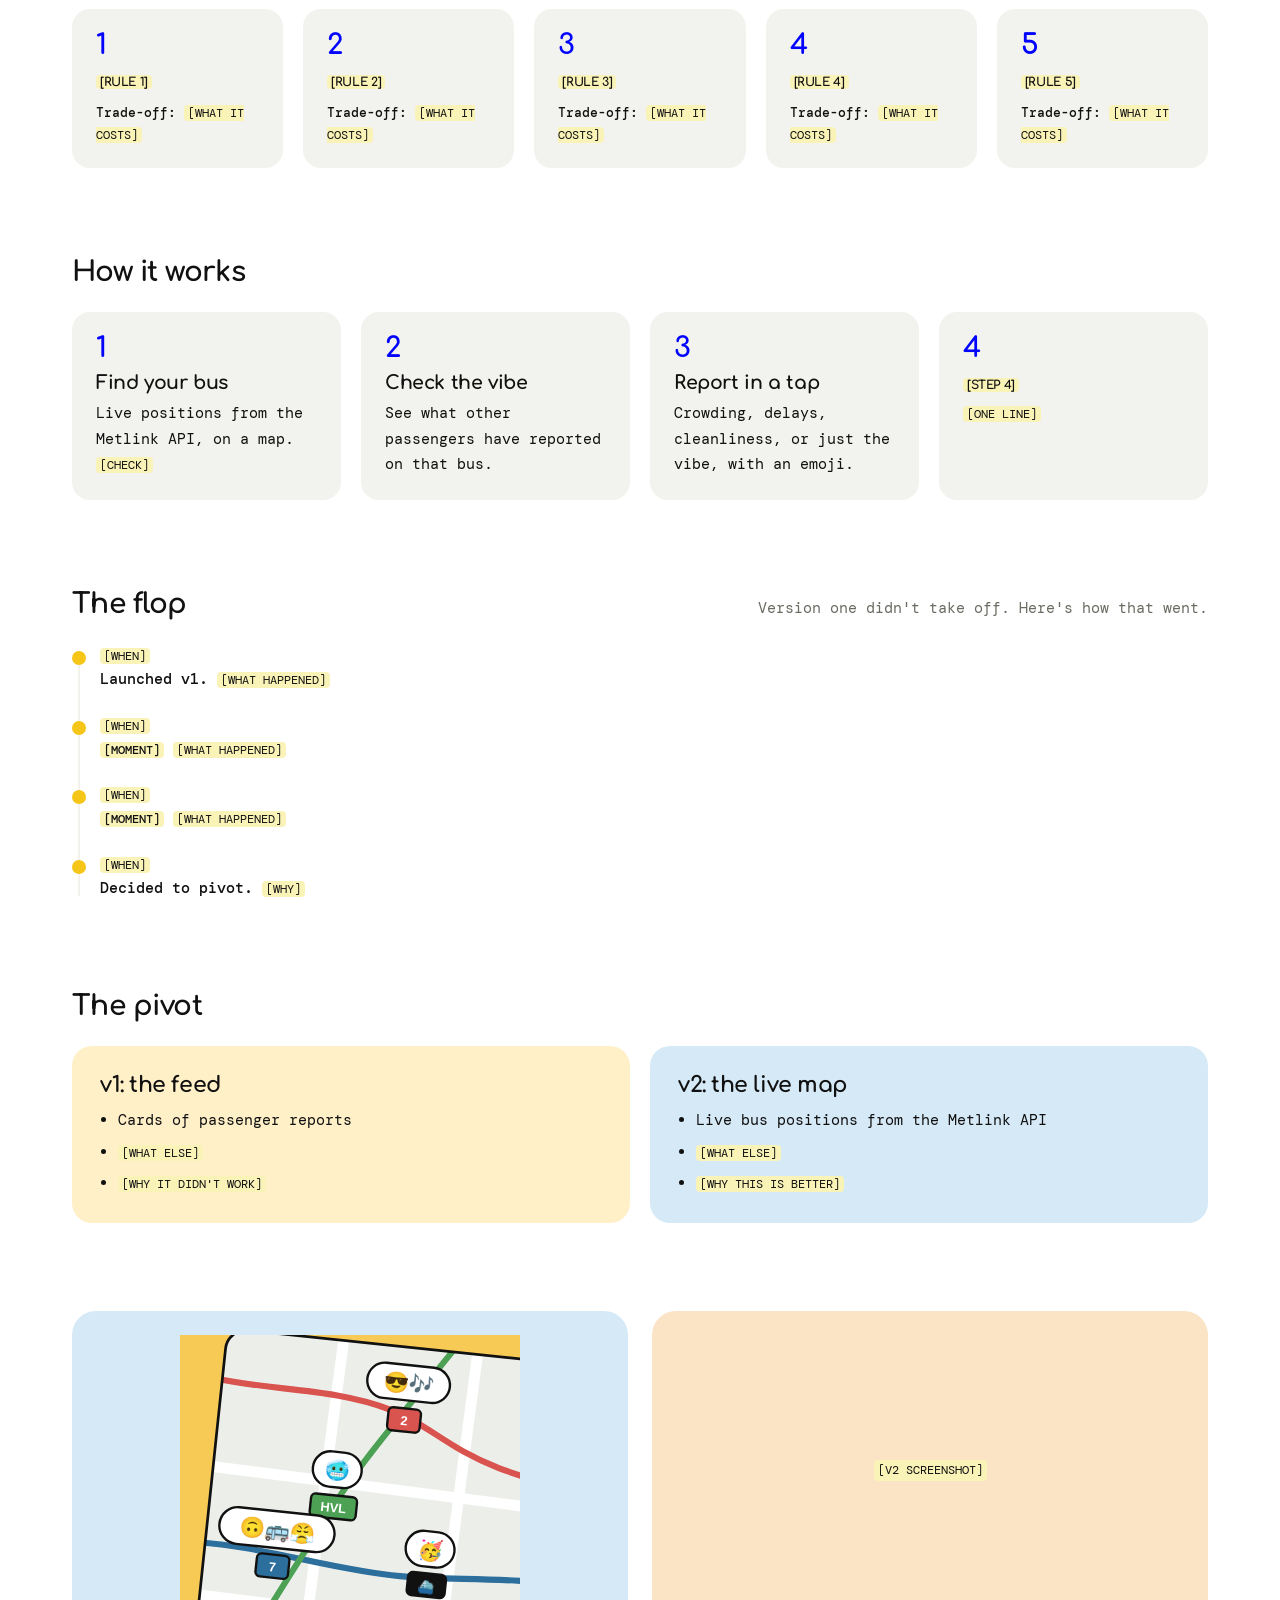
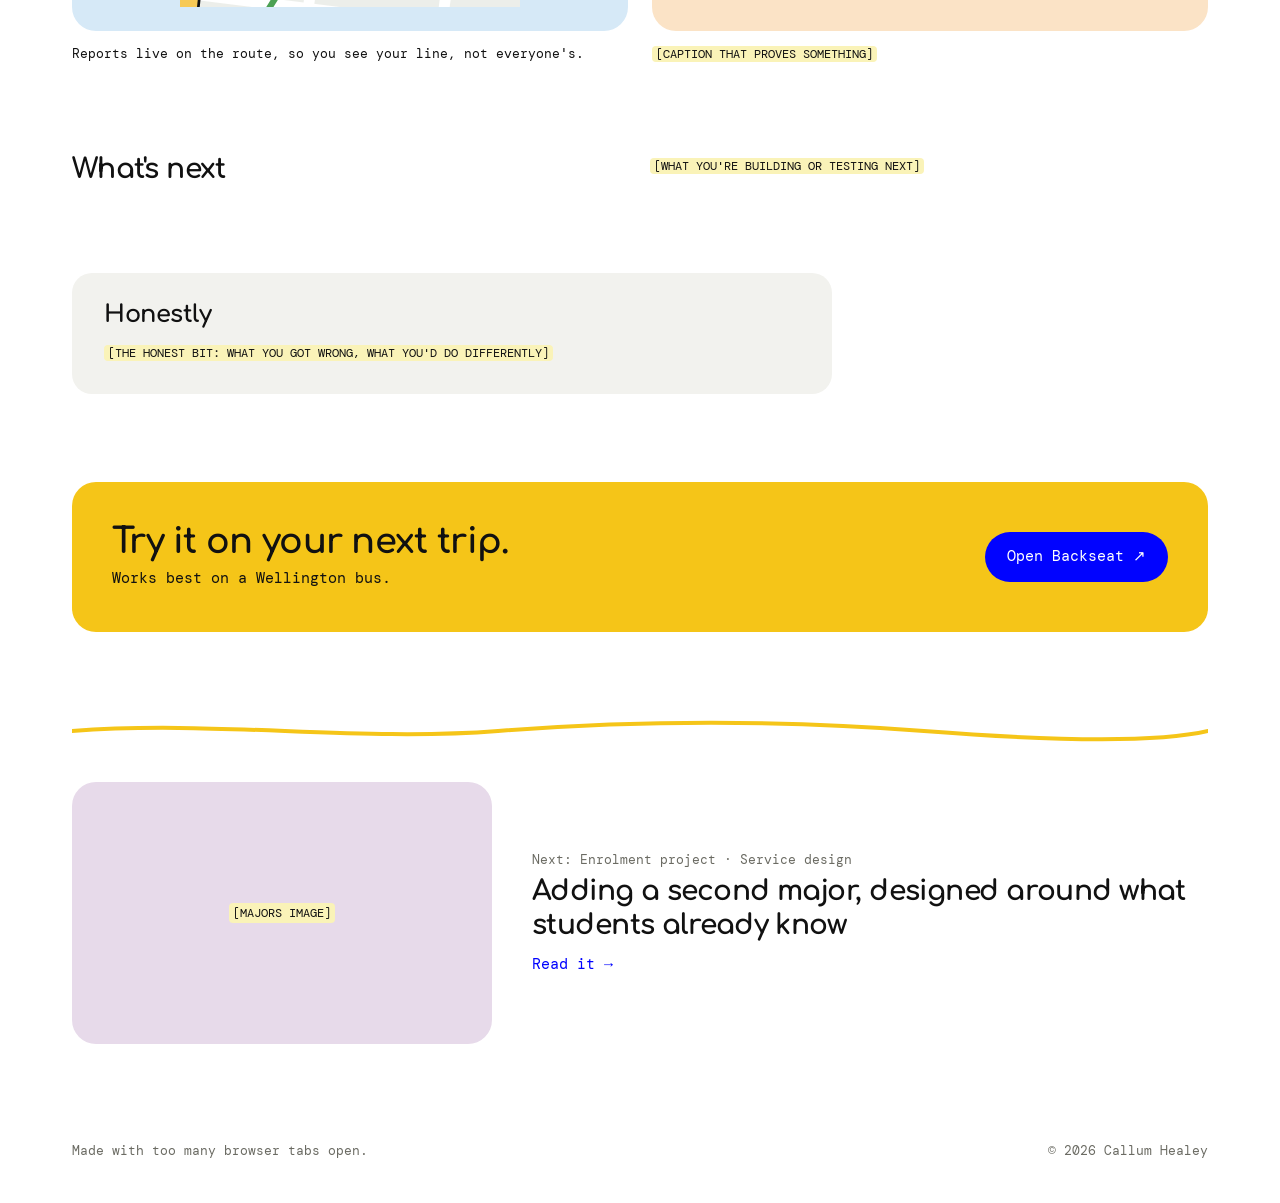
<file: pre-prod/work/backseat.html>
<!DOCTYPE html>
<html lang="en">
<head>
  <meta charset="UTF-8">
  <meta name="viewport" content="width=device-width, initial-scale=1.0">
  <meta name="robots" content="noindex">
  <title>Backseat · madebycal</title>
  <meta name="description" content="Backseat: a crowdsourced vibe and report app for Wellington public transport, rebuilt as a live bus map.">
  <link rel="preconnect" href="https://fonts.googleapis.com">
  <link rel="preconnect" href="https://fonts.gstatic.com" crossorigin>
  <link href="https://fonts.googleapis.com/css2?family=Comfortaa:wght@700&family=DM+Mono:wght@400;500&display=swap" rel="stylesheet">
  <script>document.documentElement.className += ' js';</script>
  <link rel="stylesheet" href="../style.css">
</head>
<body>

<header class="site-header wrap">
  <a href="../" class="logo"><img src="../assets/madebycal.svg" width="170" height="30" alt="madebycal home"></a>
  <button type="button" class="menu-btn" aria-expanded="false" aria-controls="site-menu">Menu</button>
  <div class="menu" id="site-menu">
    <nav aria-label="Primary" class="nav">
      <a href="../#work" class="link link-blue" aria-current="true">Work</a>
      <a href="../#made" class="link">Made</a>
      <a href="../#about" class="link">About</a>
    </nav>
    <div class="header-right">
      <span class="copy-email">
        <a href="mailto:hi@callum.digital" class="link">hi@callum.digital</a>
        <button type="button" class="copy-btn" data-copy="hi@callum.digital" aria-label="Copy email address">
          <svg aria-hidden="true" width="16" height="16" viewBox="0 0 16 16" fill="none" stroke="currentColor" stroke-width="1.5"><rect x="5" y="5" width="9" height="9" rx="2"/><path d="M11 5V3.5A1.5 1.5 0 0 0 9.5 2h-6A1.5 1.5 0 0 0 2 3.5v6A1.5 1.5 0 0 0 3.5 11H5"/></svg>
        </button>
        <span class="copied" role="status" aria-live="polite"></span>
      </span>
      <a href="../#hi" class="btn btn-blue">Say hi</a>
    </div>
  </div>
</header>

<main>
  <section class="wrap case-top">
    <a href="../#work" class="back link">← All work</a>
    <p class="meta">Backseat · thebackseat.co.nz</p>
    <h1>Know the vibe on your bus before it pulls in</h1>
    <div class="case-hero bg-butter"><img src="../assets/backseat.webp" width="1046" height="786" alt="Hand holding a phone showing the Backseat app: colourful cards with live passenger reports"></div>

    <dl class="facts"><div><dt>Role</dt><dd>Designer and builder <span class="todo">[CHECK]</span></dd></div><div><dt>Built with</dt><dd>Metlink API, <span class="todo">[STACK]</span></dd></div><div><dt>Status</dt><dd>Live at thebackseat.co.nz</dd></div></dl>
    <div class="stats"><div><p class="num"><span class="todo">~140</span></p><p class="lbl"><span class="todo">[WHAT IS ~140?]</span></p></div><div><p class="num"><span class="todo">~400</span></p><p class="lbl"><span class="todo">[WHAT IS ~400?]</span></p></div><div><p class="num"><span class="todo">[#]</span></p><p class="lbl"><span class="todo">[WHAT?]</span></p></div></div>

    <div class="tldr">
      <div>
        <h2>The problem</h2>
        <p>Wellington commuters had no quick way to share, or check, what a bus or train was actually like. Crowding and delays went unreported.</p>
      </div>
      <div>
        <h2>What I did</h2>
        <p>Designed a crowdsourced vibe and report app with five house rules, then rebuilt it as a live bus map using the Metlink API.</p>
      </div>
      <div class="tldr-result">
        <h2>The result</h2>
        <p>Live at thebackseat.co.nz. <span class="todo">[ONE LINE ON WHAT THE NUMBERS SAY]</span></p>
      </div>
    </div>
  </section>

  <article class="wrap case-body">
    <div class="block" aria-labelledby="rules-h">
      <div class="block-head">
        <h2 id="rules-h">House rules</h2>
        <p class="muted">The rules are the product. Each one makes Backseat better at something, and costs it something else.</p>
      </div>
      <ol class="cards">
        <li>
          <p class="n" aria-hidden="true">1</p>
          <h3><span class="todo">[RULE 1]</span></h3>
          <p class="trade"><strong>Trade-off:</strong> <span class="todo">[WHAT IT COSTS]</span></p>
        </li>
        <li>
          <p class="n" aria-hidden="true">2</p>
          <h3><span class="todo">[RULE 2]</span></h3>
          <p class="trade"><strong>Trade-off:</strong> <span class="todo">[WHAT IT COSTS]</span></p>
        </li>
        <li>
          <p class="n" aria-hidden="true">3</p>
          <h3><span class="todo">[RULE 3]</span></h3>
          <p class="trade"><strong>Trade-off:</strong> <span class="todo">[WHAT IT COSTS]</span></p>
        </li>
        <li>
          <p class="n" aria-hidden="true">4</p>
          <h3><span class="todo">[RULE 4]</span></h3>
          <p class="trade"><strong>Trade-off:</strong> <span class="todo">[WHAT IT COSTS]</span></p>
        </li>
        <li>
          <p class="n" aria-hidden="true">5</p>
          <h3><span class="todo">[RULE 5]</span></h3>
          <p class="trade"><strong>Trade-off:</strong> <span class="todo">[WHAT IT COSTS]</span></p>
        </li>
      </ol>
    </div>

    <div class="block" aria-labelledby="how-h">
      <div class="block-head">
        <h2 id="how-h">How it works</h2>
      </div>
      <ol class="cards">
        <li>
          <p class="n" aria-hidden="true">1</p>
          <h3>Find your bus</h3>
          <p>Live positions from the Metlink API, on a map. <span class="todo">[CHECK]</span></p>
        </li>
        <li>
          <p class="n" aria-hidden="true">2</p>
          <h3>Check the vibe</h3>
          <p>See what other passengers have reported on that bus.</p>
        </li>
        <li>
          <p class="n" aria-hidden="true">3</p>
          <h3>Report in a tap</h3>
          <p>Crowding, delays, cleanliness, or just the vibe, with an emoji.</p>
        </li>
        <li>
          <p class="n" aria-hidden="true">4</p>
          <h3><span class="todo">[STEP 4]</span></h3>
          <p><span class="todo">[ONE LINE]</span></p>
        </li>
      </ol>
    </div>

    <div class="block" aria-labelledby="flop-h">
      <div class="block-head">
        <h2 id="flop-h">The flop</h2>
        <p class="muted">Version one didn't take off. Here's how that went.</p>
      </div>
      <ol class="timeline">
        <li><p class="when"><span class="todo">[WHEN]</span></p><p><strong>Launched v1.</strong> <span class="todo">[WHAT HAPPENED]</span></p></li>
        <li><p class="when"><span class="todo">[WHEN]</span></p><p><strong><span class="todo">[MOMENT]</span></strong> <span class="todo">[WHAT HAPPENED]</span></p></li>
        <li><p class="when"><span class="todo">[WHEN]</span></p><p><strong><span class="todo">[MOMENT]</span></strong> <span class="todo">[WHAT HAPPENED]</span></p></li>
        <li><p class="when"><span class="todo">[WHEN]</span></p><p><strong>Decided to pivot.</strong> <span class="todo">[WHY]</span></p></li>
      </ol>
    </div>

    <div class="block" aria-labelledby="pivot-h">
      <div class="block-head">
        <h2 id="pivot-h">The pivot</h2>
      </div>
      <div class="vs">
        <div class="bg-butter">
          <h3>v1: the feed</h3>
          <ul>
            <li>Cards of passenger reports</li>
            <li><span class="todo">[WHAT ELSE]</span></li>
            <li><span class="todo">[WHY IT DIDN'T WORK]</span></li>
          </ul>
        </div>
        <div class="bg-sky">
          <h3>v2: the live map</h3>
          <ul>
            <li>Live bus positions from the Metlink API</li>
            <li><span class="todo">[WHAT ELSE]</span></li>
            <li><span class="todo">[WHY THIS IS BETTER]</span></li>
          </ul>
        </div>
      </div>
    </div>
    <div class="figs">
      <figure>
        <div class="fig-media bg-sky"><img src="../assets/backseat-map.svg" width="500" height="400" alt="Map of Wellington routes with emoji vibe reports on bus, train and ferry lines" class="contain"></div>
        <figcaption>Reports live on the route, so you see your line, not everyone's.</figcaption>
      </figure>
      <figure>
        <div class="fig-media bg-peach"><span class="todo">[V2 SCREENSHOT]</span></div>
        <figcaption><span class="todo">[CAPTION THAT PROVES SOMETHING]</span></figcaption>
      </figure>
    </div>

    <section class="case-section" aria-labelledby="next-up">
      <h2 id="next-up">What's next</h2>
      <div>
        <p><span class="todo">[WHAT YOU'RE BUILDING OR TESTING NEXT]</span></p>
      </div>
    </section>
    <div class="block">
      <div class="honest">
        <h2>Honestly</h2>
        <p><span class="todo">[THE HONEST BIT: WHAT YOU GOT WRONG, WHAT YOU'D DO DIFFERENTLY]</span></p>
      </div>
    </div>
    <div class="block">
      <div class="cta-block">
        <div>
          <h2>Try it on your next trip.</h2>
          <p>Works best on a Wellington bus.</p>
        </div>
        <a href="https://thebackseat.co.nz" class="btn btn-blue">Open Backseat ↗</a>
      </div>
    </div>
  </article>

  <section class="wrap next" aria-label="Next project">
    <div class="squiggle" aria-hidden="true">
      <svg viewBox="0 0 1200 30" preserveAspectRatio="none"><path d="M0 15 C150 0 300 30 450 15 S750 0 900 15 S1150 30 1200 15"/></svg>
    </div>
    <a href="majors.html" class="card next-card">
      <div class="card-media bg-lilac"><span class="todo">[MAJORS IMAGE]</span></div>
      <div>
        <p class="meta">Next: Enrolment project · Service design</p>
        <h2>Adding a second major, designed around what students already know</h2>
        <span class="link-blue">Read it <span class="arrow" aria-hidden="true">→</span></span>
      </div>
    </a>
  </section>
</main>

<footer class="wrap site-footer">
  <span>Made with too many browser tabs open.</span>
  <span>© 2026 Callum Healey</span>
</footer>
<script src="../site.js"></script>
</body>
</html>
</file>
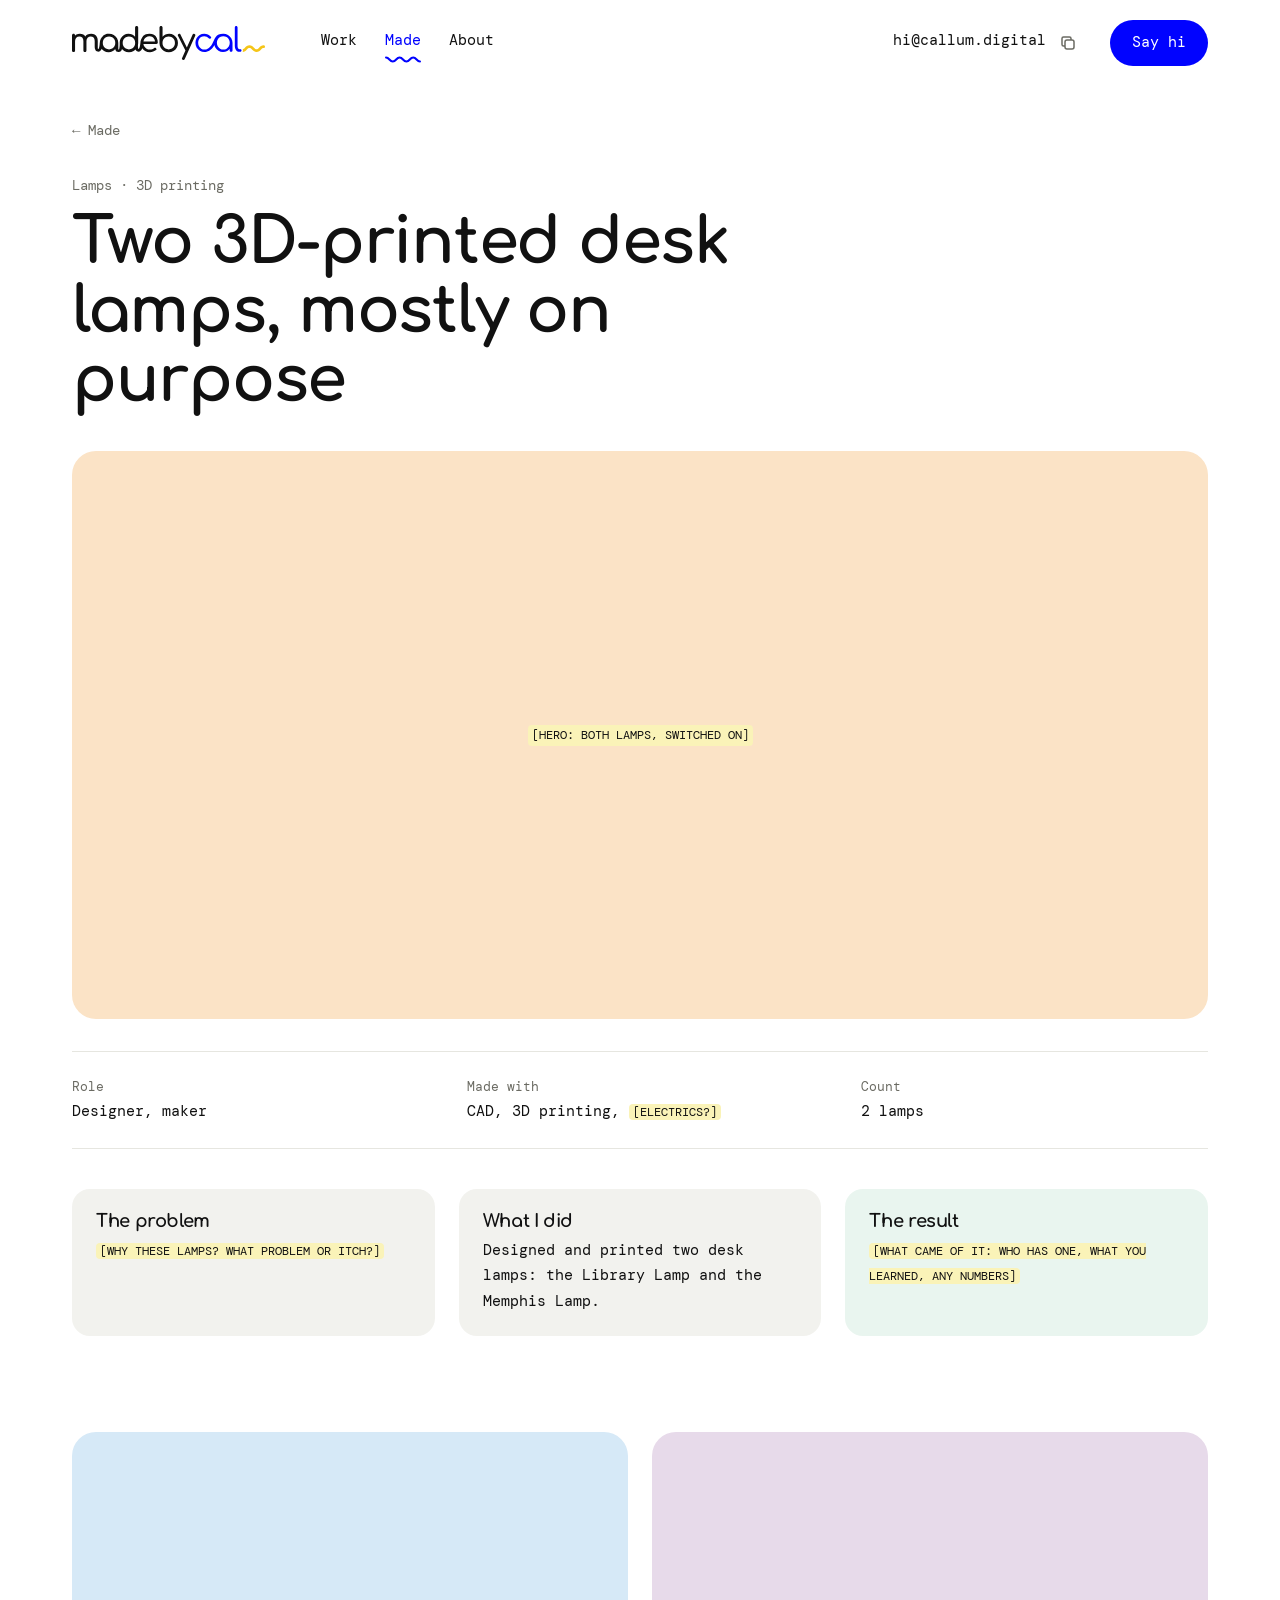
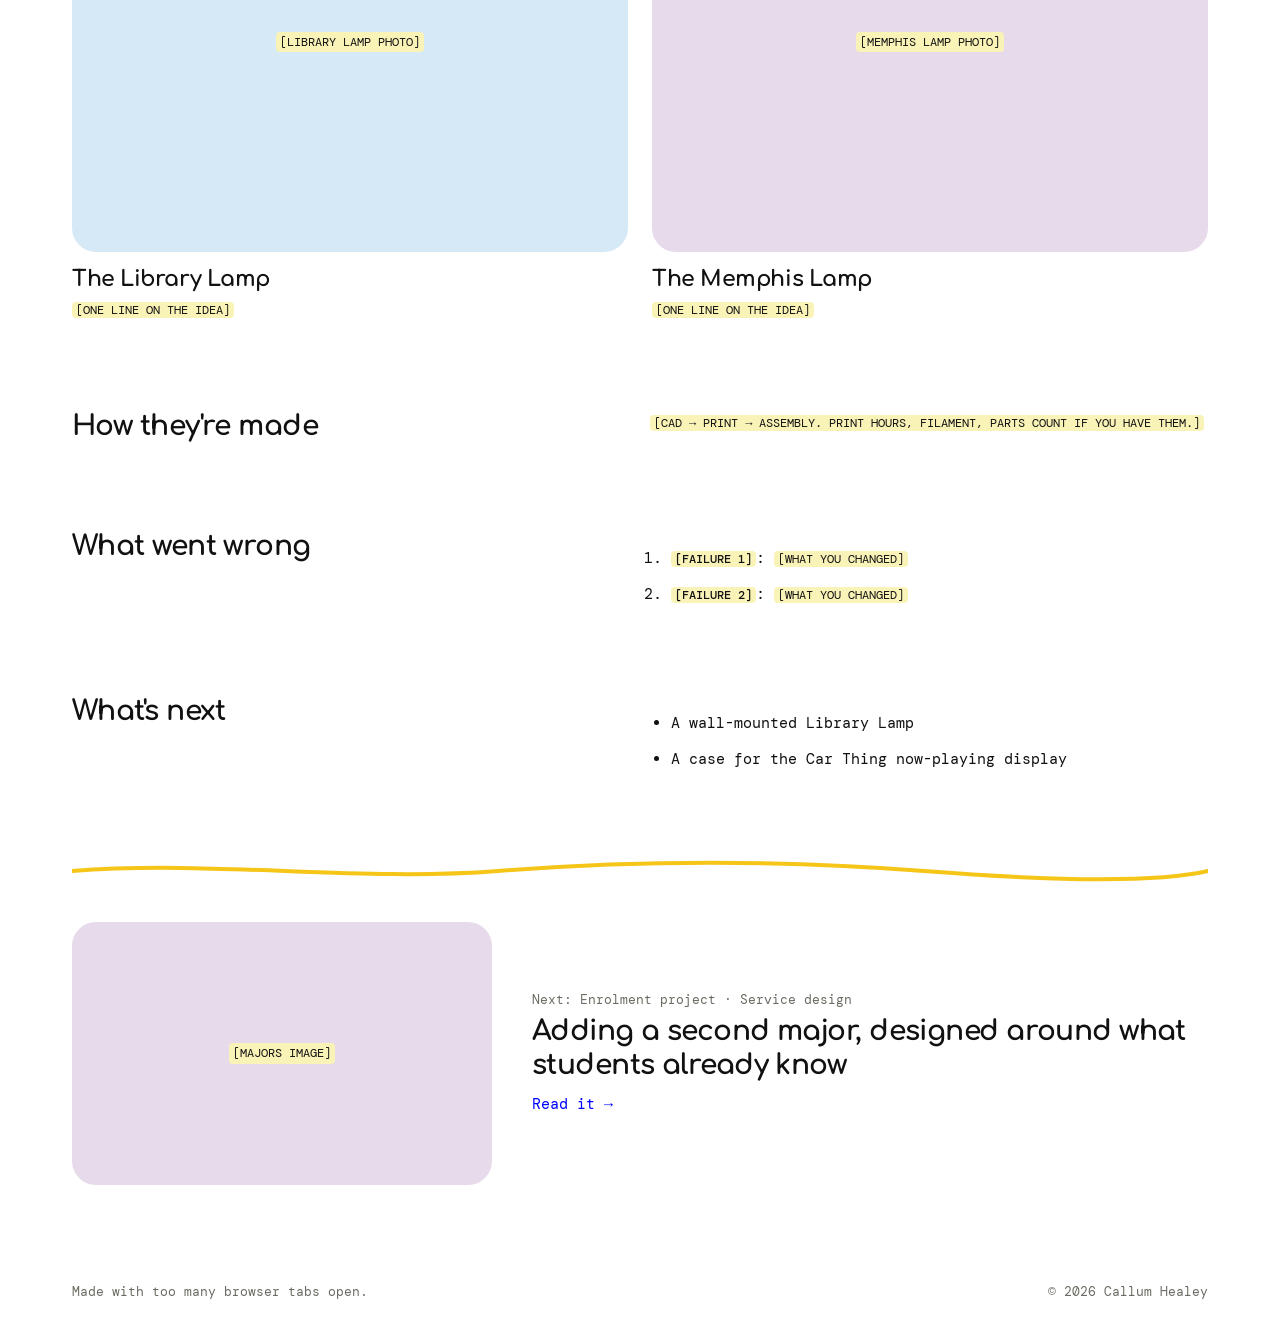
<file: pre-prod/work/lamps.html>
<!DOCTYPE html>
<html lang="en">
<head>
  <meta charset="UTF-8">
  <meta name="viewport" content="width=device-width, initial-scale=1.0">
  <meta name="robots" content="noindex">
  <title>Lamps · madebycal</title>
  <meta name="description" content="Two 3D-printed desk lamps: the Library Lamp and the Memphis Lamp.">
  <link rel="preconnect" href="https://fonts.googleapis.com">
  <link rel="preconnect" href="https://fonts.gstatic.com" crossorigin>
  <link href="https://fonts.googleapis.com/css2?family=Comfortaa:wght@700&family=DM+Mono:wght@400;500&display=swap" rel="stylesheet">
  <script>document.documentElement.className += ' js';</script>
  <link rel="stylesheet" href="../style.css">
</head>
<body>

<header class="site-header wrap">
  <a href="../" class="logo"><img src="../assets/madebycal.svg" width="170" height="30" alt="madebycal home"></a>
  <button type="button" class="menu-btn" aria-expanded="false" aria-controls="site-menu">Menu</button>
  <div class="menu" id="site-menu">
    <nav aria-label="Primary" class="nav">
      <a href="../#work" class="link">Work</a>
      <a href="../#made" class="link link-blue" aria-current="true">Made</a>
      <a href="../#about" class="link">About</a>
    </nav>
    <div class="header-right">
      <span class="copy-email">
        <a href="mailto:hi@callum.digital" class="link">hi@callum.digital</a>
        <button type="button" class="copy-btn" data-copy="hi@callum.digital" aria-label="Copy email address">
          <svg aria-hidden="true" width="16" height="16" viewBox="0 0 16 16" fill="none" stroke="currentColor" stroke-width="1.5"><rect x="5" y="5" width="9" height="9" rx="2"/><path d="M11 5V3.5A1.5 1.5 0 0 0 9.5 2h-6A1.5 1.5 0 0 0 2 3.5v6A1.5 1.5 0 0 0 3.5 11H5"/></svg>
        </button>
        <span class="copied" role="status" aria-live="polite"></span>
      </span>
      <a href="../#hi" class="btn btn-blue">Say hi</a>
    </div>
  </div>
</header>

<main>
  <section class="wrap case-top">
    <a href="../#made" class="back link">← Made</a>
    <p class="meta">Lamps · 3D printing</p>
    <h1>Two 3D-printed desk lamps, mostly on purpose</h1>
    <div class="case-hero bg-peach"><span class="todo">[HERO: BOTH LAMPS, SWITCHED ON]</span></div>

    <dl class="facts"><div><dt>Role</dt><dd>Designer, maker</dd></div><div><dt>Made with</dt><dd>CAD, 3D printing, <span class="todo">[ELECTRICS?]</span></dd></div><div><dt>Count</dt><dd>2 lamps</dd></div></dl>

    <div class="tldr">
      <div>
        <h2>The problem</h2>
        <p><span class="todo">[WHY THESE LAMPS? WHAT PROBLEM OR ITCH?]</span></p>
      </div>
      <div>
        <h2>What I did</h2>
        <p>Designed and printed two desk lamps: the Library Lamp and the Memphis Lamp.</p>
      </div>
      <div class="tldr-result">
        <h2>The result</h2>
        <p><span class="todo">[WHAT CAME OF IT: WHO HAS ONE, WHAT YOU LEARNED, ANY NUMBERS]</span></p>
      </div>
    </div>
  </section>

  <article class="wrap case-body">
    <div class="block">
      <div class="pair">
        <figure>
          <div class="fig-media bg-sky"><span class="todo">[LIBRARY LAMP PHOTO]</span></div>
          <figcaption><h3>The Library Lamp</h3><p><span class="todo">[ONE LINE ON THE IDEA]</span></p></figcaption>
        </figure>
        <figure>
          <div class="fig-media bg-lilac"><span class="todo">[MEMPHIS LAMP PHOTO]</span></div>
          <figcaption><h3>The Memphis Lamp</h3><p><span class="todo">[ONE LINE ON THE IDEA]</span></p></figcaption>
        </figure>
      </div>
    </div>

    <section class="case-section" aria-labelledby="made">
      <h2 id="made">How they're made</h2>
      <div>
        <p><span class="todo">[CAD → PRINT → ASSEMBLY. PRINT HOURS, FILAMENT, PARTS COUNT IF YOU HAVE THEM.]</span></p>
      </div>
    </section>

    <section class="case-section" aria-labelledby="wrong">
      <h2 id="wrong">What went wrong</h2>
      <div>
        <ol>
          <li><strong><span class="todo">[FAILURE 1]</span></strong>: <span class="todo">[WHAT YOU CHANGED]</span></li>
          <li><strong><span class="todo">[FAILURE 2]</span></strong>: <span class="todo">[WHAT YOU CHANGED]</span></li>
        </ol>
      </div>
    </section>

    <section class="case-section" aria-labelledby="next-up">
      <h2 id="next-up">What's next</h2>
      <div>
        <ul class="list">
          <li>A wall-mounted Library Lamp</li>
          <li>A case for the Car Thing now-playing display</li>
        </ul>
      </div>
    </section>
  </article>

  <section class="wrap next" aria-label="Next project">
    <div class="squiggle" aria-hidden="true">
      <svg viewBox="0 0 1200 30" preserveAspectRatio="none"><path d="M0 15 C150 0 300 30 450 15 S750 0 900 15 S1150 30 1200 15"/></svg>
    </div>
    <a href="majors.html" class="card next-card">
      <div class="card-media bg-lilac"><span class="todo">[MAJORS IMAGE]</span></div>
      <div>
        <p class="meta">Next: Enrolment project · Service design</p>
        <h2>Adding a second major, designed around what students already know</h2>
        <span class="link-blue">Read it <span class="arrow" aria-hidden="true">→</span></span>
      </div>
    </a>
  </section>
</main>

<footer class="wrap site-footer">
  <span>Made with too many browser tabs open.</span>
  <span>© 2026 Callum Healey</span>
</footer>
<script src="../site.js"></script>
</body>
</html>
</file>
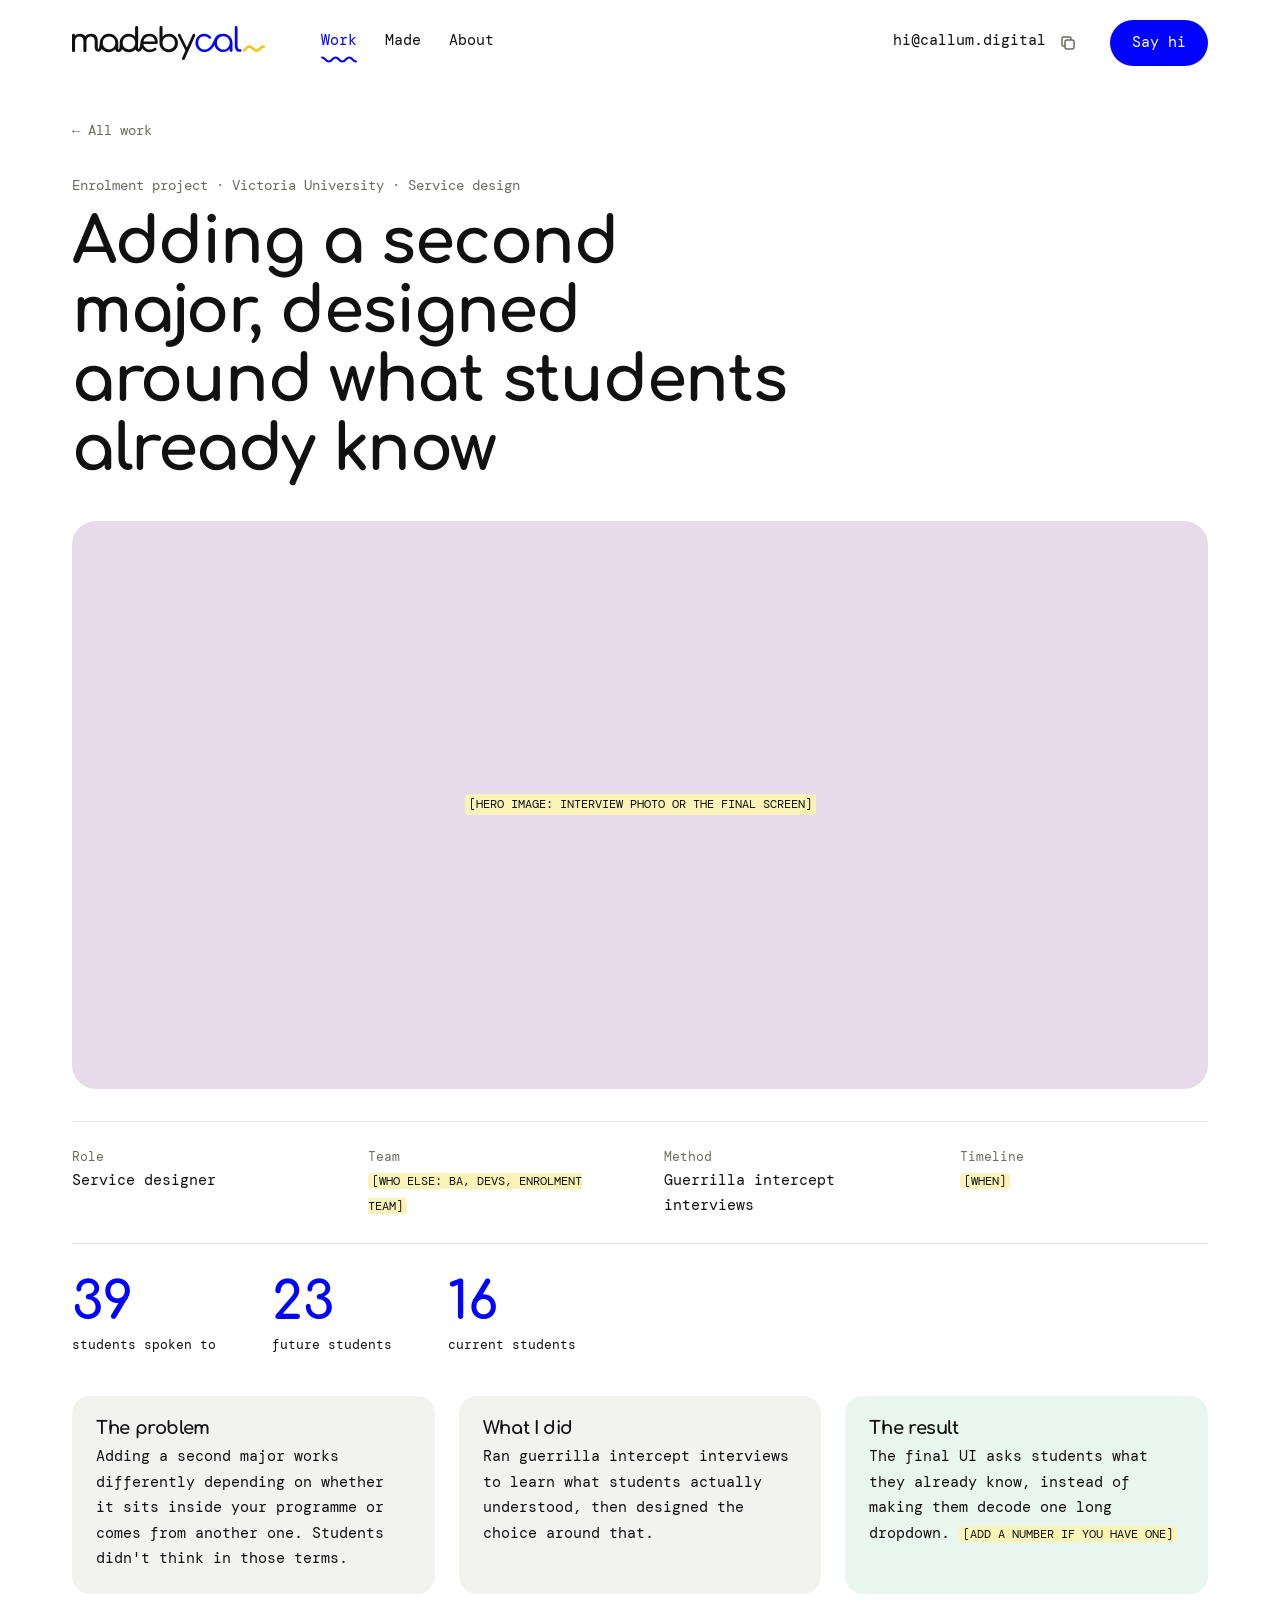
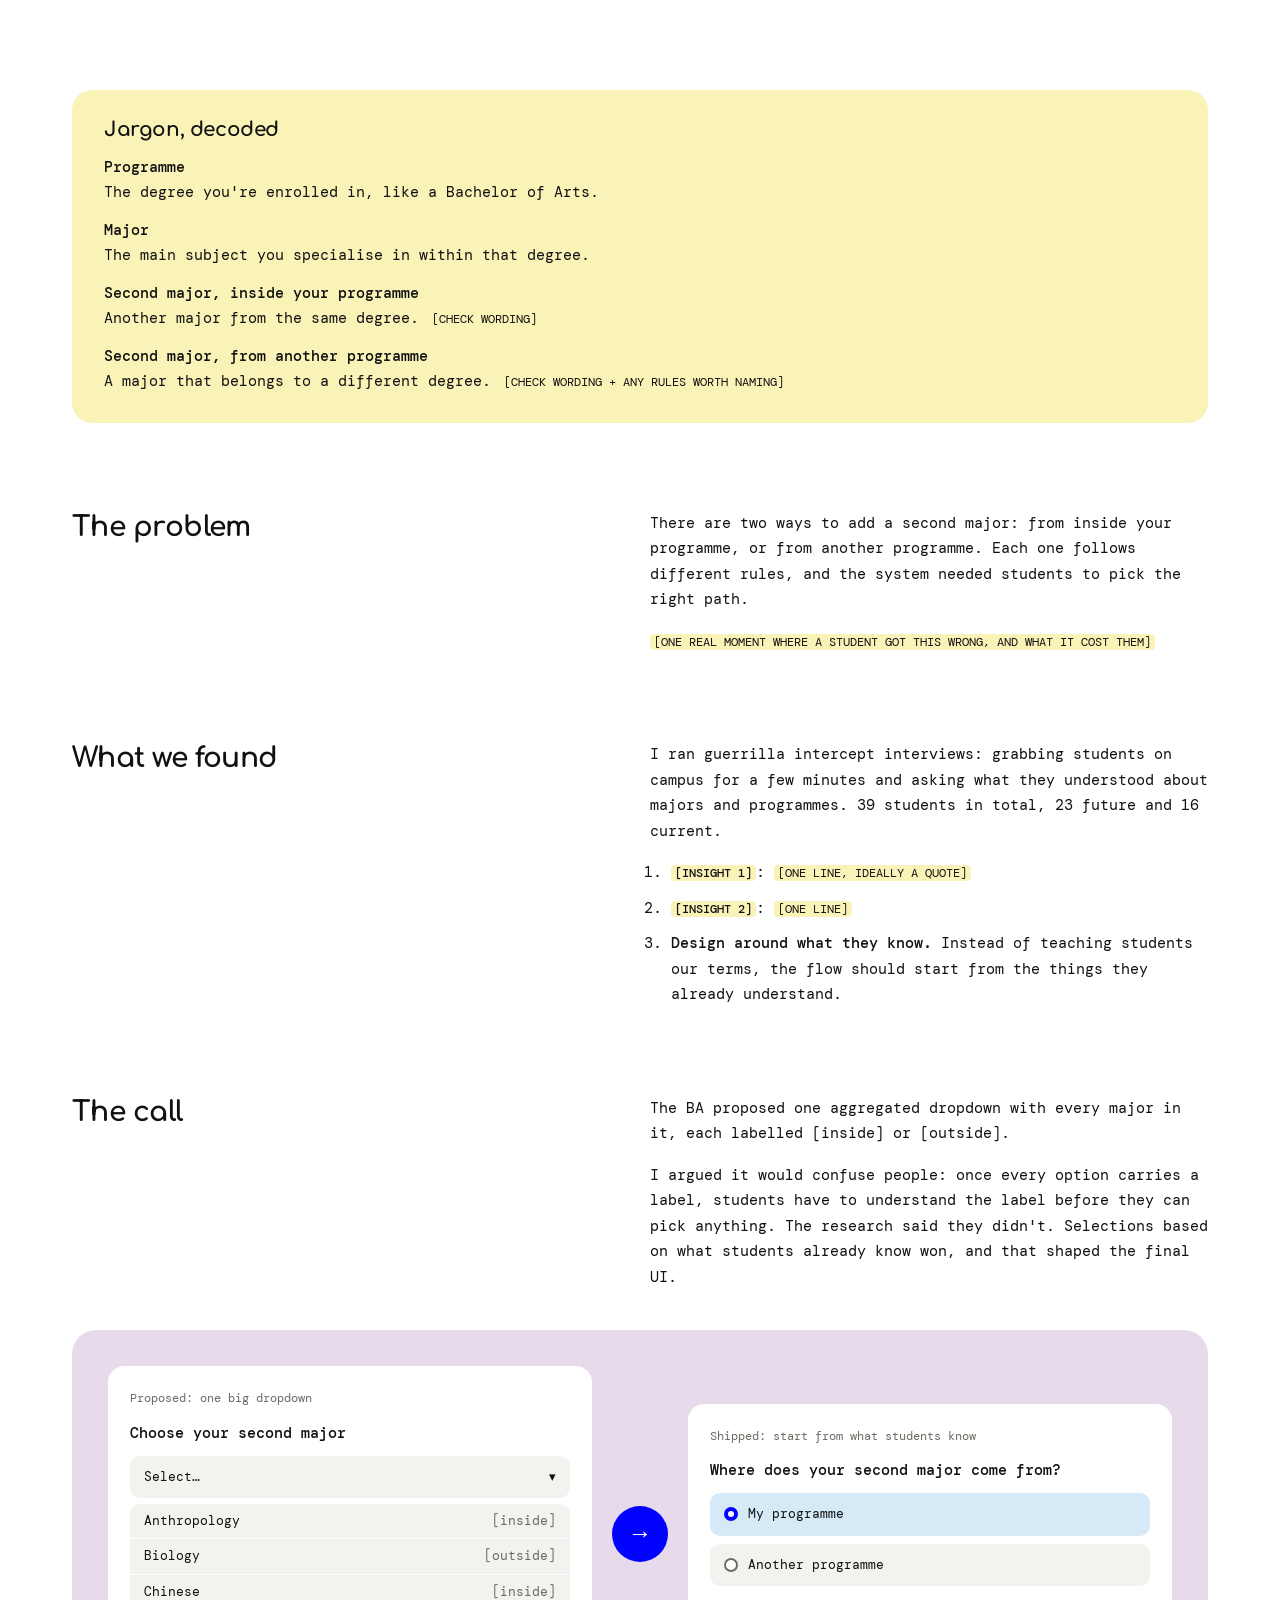
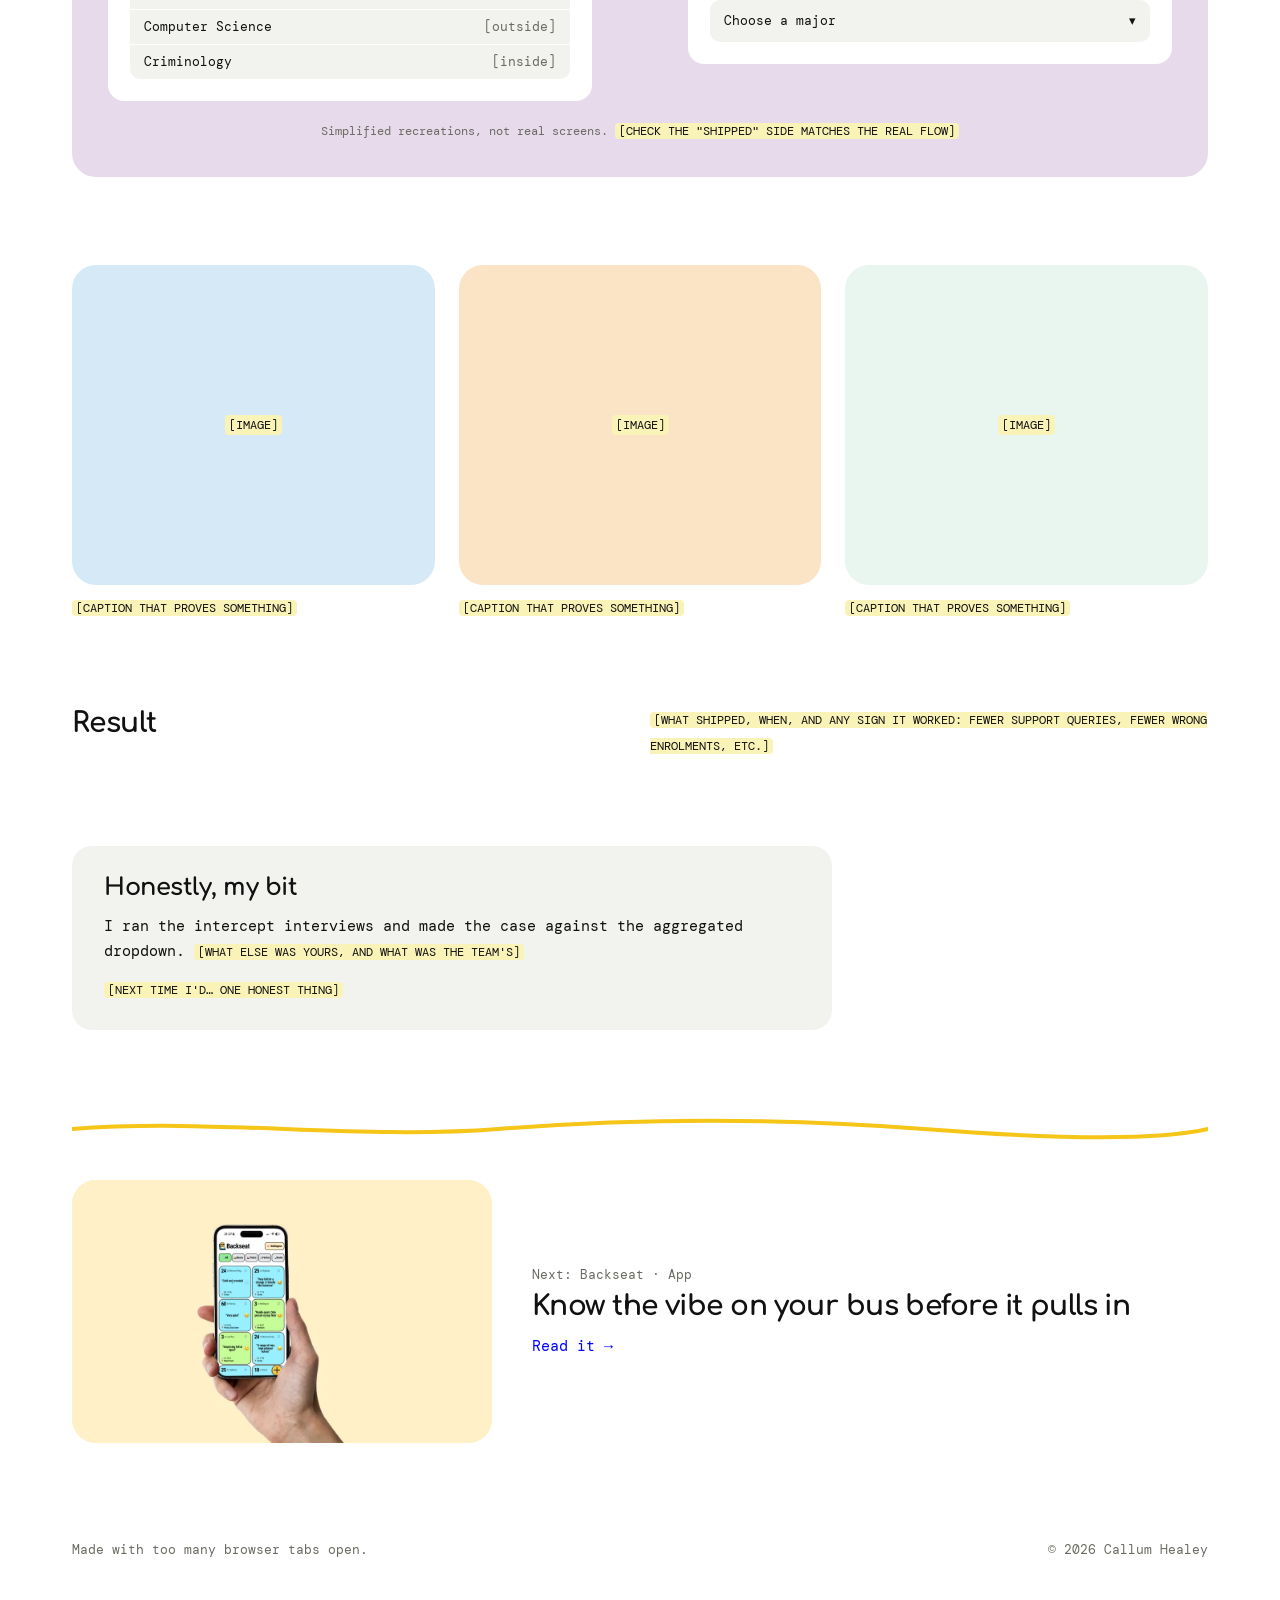
<file: pre-prod/work/majors.html>
<!DOCTYPE html>
<html lang="en">
<head>
  <meta charset="UTF-8">
  <meta name="viewport" content="width=device-width, initial-scale=1.0">
  <meta name="robots" content="noindex">
  <title>Second majors · madebycal</title>
  <meta name="description" content="Enrolment case study: redesigning how students add a second major, built on 39 student interviews.">
  <link rel="preconnect" href="https://fonts.googleapis.com">
  <link rel="preconnect" href="https://fonts.gstatic.com" crossorigin>
  <link href="https://fonts.googleapis.com/css2?family=Comfortaa:wght@700&family=DM+Mono:wght@400;500&display=swap" rel="stylesheet">
  <script>document.documentElement.className += ' js';</script>
  <link rel="stylesheet" href="../style.css">
</head>
<body>

<header class="site-header wrap">
  <a href="../" class="logo"><img src="../assets/madebycal.svg" width="170" height="30" alt="madebycal home"></a>
  <button type="button" class="menu-btn" aria-expanded="false" aria-controls="site-menu">Menu</button>
  <div class="menu" id="site-menu">
    <nav aria-label="Primary" class="nav">
      <a href="../#work" class="link link-blue" aria-current="true">Work</a>
      <a href="../#made" class="link">Made</a>
      <a href="../#about" class="link">About</a>
    </nav>
    <div class="header-right">
      <span class="copy-email">
        <a href="mailto:hi@callum.digital" class="link">hi@callum.digital</a>
        <button type="button" class="copy-btn" data-copy="hi@callum.digital" aria-label="Copy email address">
          <svg aria-hidden="true" width="16" height="16" viewBox="0 0 16 16" fill="none" stroke="currentColor" stroke-width="1.5"><rect x="5" y="5" width="9" height="9" rx="2"/><path d="M11 5V3.5A1.5 1.5 0 0 0 9.5 2h-6A1.5 1.5 0 0 0 2 3.5v6A1.5 1.5 0 0 0 3.5 11H5"/></svg>
        </button>
        <span class="copied" role="status" aria-live="polite"></span>
      </span>
      <a href="../#hi" class="btn btn-blue">Say hi</a>
    </div>
  </div>
</header>

<main>
  <section class="wrap case-top">
    <a href="../#work" class="back link">← All work</a>
    <p class="meta">Enrolment project · Victoria University · Service design</p>
    <h1>Adding a second major, designed around what students already know</h1>
    <div class="case-hero bg-lilac"><span class="todo">[HERO IMAGE: INTERVIEW PHOTO OR THE FINAL SCREEN]</span></div>

    <dl class="facts"><div><dt>Role</dt><dd>Service designer</dd></div><div><dt>Team</dt><dd><span class="todo">[WHO ELSE: BA, DEVS, ENROLMENT TEAM]</span></dd></div><div><dt>Method</dt><dd>Guerrilla intercept interviews</dd></div><div><dt>Timeline</dt><dd><span class="todo">[WHEN]</span></dd></div></dl>
    <div class="stats"><div><p class="num">39</p><p class="lbl">students spoken to</p></div><div><p class="num">23</p><p class="lbl">future students</p></div><div><p class="num">16</p><p class="lbl">current students</p></div></div>

    <div class="tldr">
      <div>
        <h2>The problem</h2>
        <p>Adding a second major works differently depending on whether it sits inside your programme or comes from another one. Students didn't think in those terms.</p>
      </div>
      <div>
        <h2>What I did</h2>
        <p>Ran guerrilla intercept interviews to learn what students actually understood, then designed the choice around that.</p>
      </div>
      <div class="tldr-result">
        <h2>The result</h2>
        <p>The final UI asks students what they already know, instead of making them decode one long dropdown. <span class="todo">[ADD A NUMBER IF YOU HAVE ONE]</span></p>
      </div>
    </div>
  </section>

  <article class="wrap case-body">
    <div class="block">
      <aside class="jargon" aria-labelledby="jargon-h">
        <h2 id="jargon-h">Jargon, decoded</h2>
        <dl>
          <div><dt>Programme</dt><dd>The degree you're enrolled in, like a Bachelor of Arts.</dd></div>
          <div><dt>Major</dt><dd>The main subject you specialise in within that degree.</dd></div>
          <div><dt>Second major, inside your programme</dt><dd>Another major from the same degree. <span class="todo">[CHECK WORDING]</span></dd></div>
          <div><dt>Second major, from another programme</dt><dd>A major that belongs to a different degree. <span class="todo">[CHECK WORDING + ANY RULES WORTH NAMING]</span></dd></div>
        </dl>
      </aside>
    </div>

    <section class="case-section" aria-labelledby="problem">
      <h2 id="problem">The problem</h2>
      <div>
        <p>There are two ways to add a second major: from inside your programme, or from another programme. Each one follows different rules, and the system needed students to pick the right path.</p>
        <p><span class="todo">[ONE REAL MOMENT WHERE A STUDENT GOT THIS WRONG, AND WHAT IT COST THEM]</span></p>
      </div>
    </section>

    <section class="case-section" aria-labelledby="found">
      <h2 id="found">What we found</h2>
      <div>
        <p>I ran guerrilla intercept interviews: grabbing students on campus for a few minutes and asking what they understood about majors and programmes. 39 students in total, 23 future and 16 current.</p>
        <ol>
          <li><strong><span class="todo">[INSIGHT 1]</span></strong>: <span class="todo">[ONE LINE, IDEALLY A QUOTE]</span></li>
          <li><strong><span class="todo">[INSIGHT 2]</span></strong>: <span class="todo">[ONE LINE]</span></li>
          <li><strong>Design around what they know.</strong> Instead of teaching students our terms, the flow should start from the things they already understand.</li>
        </ol>
      </div>
    </section>

    <section class="case-section tight" aria-labelledby="call">
      <h2 id="call">The call</h2>
      <div>
        <p>The BA proposed one aggregated dropdown with every major in it, each labelled [inside] or [outside].</p>
        <p>I argued it would confuse people: once every option carries a label, students have to understand the label before they can pick anything. The research said they didn't. Selections based on what students already know won, and that shaped the final UI.</p>
      </div>
    </section>
    <div class="block">
      <div class="ba">
        <div class="ba-card">
          <p class="ba-label">Proposed: one big dropdown</p>
          <p class="mock-q">Choose your second major</p>
          <div class="mock-select"><span>Select…</span><span aria-hidden="true">▾</span></div>
          <ul class="mock-list">
            <li><span>Anthropology</span><span class="tag">[inside]</span></li>
            <li><span>Biology</span><span class="tag">[outside]</span></li>
            <li><span>Chinese</span><span class="tag">[inside]</span></li>
            <li><span>Computer Science</span><span class="tag">[outside]</span></li>
            <li><span>Criminology</span><span class="tag">[inside]</span></li>
          </ul>
        </div>
        <div class="ba-arrow" aria-hidden="true">→</div>
        <div class="ba-card">
          <p class="ba-label">Shipped: start from what students know</p>
          <p class="mock-q">Where does your second major come from?</p>
          <div class="mock-radio">
            <span class="on">My programme</span>
            <span>Another programme</span>
          </div>
          <div class="mock-select"><span>Choose a major</span><span aria-hidden="true">▾</span></div>
        </div>
        <p class="ba-note">Simplified recreations, not real screens. <span class="todo">[CHECK THE "SHIPPED" SIDE MATCHES THE REAL FLOW]</span></p>
      </div>
    </div>
    <div class="figs">
      <figure>
        <div class="fig-media bg-sky"><span class="todo">[IMAGE]</span></div>
        <figcaption><span class="todo">[CAPTION THAT PROVES SOMETHING]</span></figcaption>
      </figure>
      <figure>
        <div class="fig-media bg-peach"><span class="todo">[IMAGE]</span></div>
        <figcaption><span class="todo">[CAPTION THAT PROVES SOMETHING]</span></figcaption>
      </figure>
      <figure>
        <div class="fig-media bg-mint"><span class="todo">[IMAGE]</span></div>
        <figcaption><span class="todo">[CAPTION THAT PROVES SOMETHING]</span></figcaption>
      </figure>
    </div>

    <section class="case-section" aria-labelledby="result">
      <h2 id="result">Result</h2>
      <div>
        <p><span class="todo">[WHAT SHIPPED, WHEN, AND ANY SIGN IT WORKED: FEWER SUPPORT QUERIES, FEWER WRONG ENROLMENTS, ETC.]</span></p>
      </div>
    </section>
    <div class="block">
      <div class="honest">
        <h2>Honestly, my bit</h2>
        <p>I ran the intercept interviews and made the case against the aggregated dropdown. <span class="todo">[WHAT ELSE WAS YOURS, AND WHAT WAS THE TEAM'S]</span></p>
        <p><span class="todo">[NEXT TIME I'D… ONE HONEST THING]</span></p>
      </div>
    </div>
  </article>

  <section class="wrap next" aria-label="Next project">
    <div class="squiggle" aria-hidden="true">
      <svg viewBox="0 0 1200 30" preserveAspectRatio="none"><path d="M0 15 C150 0 300 30 450 15 S750 0 900 15 S1150 30 1200 15"/></svg>
    </div>
    <a href="backseat.html" class="card next-card">
      <div class="card-media bg-butter"><img src="../assets/backseat.webp" width="1046" height="786" alt=""></div>
      <div>
        <p class="meta">Next: Backseat · App</p>
        <h2>Know the vibe on your bus before it pulls in</h2>
        <span class="link-blue">Read it <span class="arrow" aria-hidden="true">→</span></span>
      </div>
    </a>
  </section>
</main>

<footer class="wrap site-footer">
  <span>Made with too many browser tabs open.</span>
  <span>© 2026 Callum Healey</span>
</footer>
<script src="../site.js"></script>
</body>
</html>
</file>
<file: pre-prod/style.css>
/* madebycal pre-prod: quiet page, loud drawings. See /DESIGN.md */

:root {
  --white:   #FFFFFF;
  --ink:     #111111;
  --muted:   #6B6B63;
  --blue:    #0103FF;
  --mustard: #F5C518;
  --soft:    #F2F2EE;

  /* pastels, pulled from the drawings */
  --lilac:  #E7DAEA;
  --sky:    #D6E9F7;
  --butter: #FFF0C8;
  --peach:  #FBE3C6;
  --lemon:  #FAF3B8;
  --mint:   #E9F5EF;

  --font-display: 'Comfortaa', system-ui, sans-serif;
  --font-body: 'DM Mono', ui-monospace, monospace;

  --wrap: 1200px;
  --gut: 2rem;
  --ease: cubic-bezier(.2, .8, .2, 1);

}

* { margin: 0; padding: 0; box-sizing: border-box; }
html { scroll-behavior: smooth; }
body {
  font-family: var(--font-body);
  font-size: 15px;
  line-height: 1.7;
  color: var(--ink);
  background: var(--white);
  -webkit-font-smoothing: antialiased;
  overflow-x: hidden;
}
img { max-width: 100%; height: auto; display: block; }
a { color: inherit; text-decoration: none; }
ul { list-style: none; }

h1, h2, h3, .logo {
  font-family: var(--font-display);
  font-weight: 700;
  letter-spacing: -0.02em;
  line-height: 1.15;
}
h2 { font-size: 32px; margin-bottom: 28px; }
h3 { font-size: 24px; line-height: 1.2; }

.wrap { max-width: var(--wrap); margin: 0 auto; padding-left: var(--gut); padding-right: var(--gut); }
.muted { color: var(--muted); }
.small { font-size: 13px; }

/* Placeholder content still to fill. Remove the class when it's real. */
.todo { background: var(--lemon); padding: 0 4px; border-radius: 4px; color: var(--ink); font-size: 12px; }

/* bg helpers */
.bg-lilac  { background: var(--lilac); }
.bg-sky    { background: var(--sky); }
.bg-butter { background: var(--butter); }
.bg-peach  { background: var(--peach); }
.bg-lemon  { background: var(--lemon); }
.bg-mint   { background: var(--mint); }

/* ---------- Links: squiggle underline on hover ----------
   site.js draws a logo-shaped squiggle (svg.sq) under each .link, sized
   to the link, so both ends are always round. Hover draws it in. */
.link { position: relative; padding-bottom: 4px; transition: color .2s; }
.link:hover, .link:focus-visible { color: var(--blue); }
html:not(.js) .link:hover { text-decoration: underline; }
.sq {
  position: absolute; left: 0; bottom: -5px; width: 100%; height: 7px;
  overflow: visible; pointer-events: none;
}
.sq path {
  fill: none; stroke: var(--blue); stroke-width: 2;
  stroke-linecap: round; stroke-linejoin: round;
  stroke-dasharray: 1 2; stroke-dashoffset: 1;
  opacity: 0;
  transition: stroke-dashoffset .7s var(--ease), opacity 0s linear .7s;
}
.link:hover .sq path, .link:focus-visible .sq path {
  stroke-dashoffset: 0; opacity: 1;
  transition: stroke-dashoffset .7s var(--ease), opacity 0s;
}
.link-blue { color: var(--blue); }

/* top nav: one squiggle slides between items (site.js) */
.nav { position: relative; }
.nav .link .sq { display: none; }
.nav-sq {
  position: absolute; height: 7px; overflow: visible; pointer-events: none;
  transition: left .45s var(--ease), width .45s var(--ease);
}
.nav-sq.jump { transition: none; }
.nav-sq path {
  fill: none; stroke: var(--blue); stroke-width: 2; vector-effect: non-scaling-stroke;
  stroke-linecap: round; stroke-linejoin: round;
  stroke-dasharray: 1 2; stroke-dashoffset: 1; opacity: 0;
  transition: stroke-dashoffset .7s var(--ease), opacity 0s linear .7s;
}
.nav-sq.on path { stroke-dashoffset: 0; opacity: 1; transition: stroke-dashoffset .7s var(--ease), opacity 0s; }
.arrow { display: inline-block; transition: transform .25s var(--ease); }
.link:hover .arrow, .link:focus-visible .arrow { transform: translateX(4px); }

:focus-visible { outline: 3px solid var(--blue); outline-offset: 3px; border-radius: 6px; }

/* ---------- Buttons ---------- */
.btn {
  display: inline-block;
  padding: 12px 22px;
  border-radius: 999px;
  transition: transform .2s var(--ease), background .2s;
}
.btn-blue { background: var(--blue); color: var(--white); }
.btn-blue:hover { background: var(--ink); }
.btn-white { background: var(--white); }
.btn-white:hover { background: var(--ink); color: var(--white); }

/* ---------- Header ---------- */
.site-header {
  display: flex; align-items: center; justify-content: space-between; gap: 16px;
  padding-top: 20px; padding-bottom: 20px;
}
.logo { display: flex; align-items: center; flex: none; }
.menu { flex: 1; display: flex; align-items: center; justify-content: space-between; gap: 24px; margin-left: 40px; }
.nav { display: flex; align-items: center; gap: 28px; font-size: 15px; }
.header-right { display: flex; align-items: center; gap: 20px; font-size: 15px; }
.header-right .btn { padding: 10px 22px; }
.menu-btn { display: none; }

.copy-email { position: relative; display: inline-flex; align-items: center; }
.copy-btn {
  display: inline-flex; align-items: center; justify-content: center;
  width: 44px; height: 44px; border: 0; background: none; cursor: pointer;
  color: var(--muted); border-radius: 50%;
  transition: color .2s, background .2s;
}
.copy-btn:hover { color: var(--blue); background: var(--soft); }
.copied {
  position: absolute; left: 50%; top: 100%;
  transform: translate(-50%, -4px);
  padding: 4px 10px; border-radius: 999px;
  background: var(--ink); color: var(--white); font-size: 12px; white-space: nowrap;
  opacity: 0; pointer-events: none;
  transition: opacity .2s, transform .2s var(--ease);
}
.copied.show { opacity: 1; transform: translate(-50%, 4px); }

/* ---------- Hero ---------- */
.hero {
  display: flex; flex-wrap: wrap; align-items: center; gap: 40px;
  padding-top: 48px; padding-bottom: 40px;
}
.hero-text { flex: 999 1 520px; min-width: 0; }
.hero h1 { font-size: clamp(2.2rem, 4.6vw, 3.9rem); line-height: 1.1; margin-bottom: 22px; }
.hero-text > p { max-width: 48ch; margin-bottom: 28px; }
.doors { display: flex; flex-direction: column; align-items: flex-start; gap: 8px; margin-bottom: 32px; }
.now {
  max-width: 460px; padding: 18px 22px; border-radius: 18px;
  background: var(--mint); font-size: 14px;
}
.now strong { font-weight: 500; }
.hero-art { flex: 1 1 320px; min-width: 0; width: 100%; max-width: 460px; }

.squiggle { padding-top: 24px; padding-bottom: 56px; }
.squiggle svg { display: block; width: 100%; height: 22px; }
.squiggle path { fill: none; stroke: var(--mustard); stroke-width: 4; stroke-linecap: round; vector-effect: non-scaling-stroke; }

/* ---------- Sections ---------- */
.section { padding-bottom: 72px; }
.section-head { display: flex; flex-wrap: wrap; align-items: baseline; justify-content: space-between; gap: 8px 24px; margin-bottom: 24px; }
.section-head h2 { margin-bottom: 0; }

/* ---------- Cards: lift on hover ---------- */
.card { display: block; }
.card-media {
  border-radius: 24px; overflow: hidden;
  transition: transform .35s var(--ease);
}
.card-media img { width: 100%; height: 100%; object-fit: cover; transition: transform .5s var(--ease); }
.card:hover .card-media, .card:focus-visible .card-media { transform: translateY(-6px); }
.card:hover .card-media img, .card:focus-visible .card-media img { transform: scale(1.03); }
.card:hover .arrow, .card:focus-visible .arrow { transform: translateX(4px); }
.card:hover h3, .card:focus-visible h3 { color: var(--blue); }
.card h3 { transition: color .2s; }

.card-feature + .card-feature { margin-top: 0; }
.card-feature { margin-bottom: 64px; }
.card-feature .card-media { aspect-ratio: 16 / 7; }
.card-body { padding-top: 20px; }
.card-body p { margin-top: 8px; }
.meta { font-size: 13px; color: var(--muted); margin: 0 0 4px !important; }
.stat { color: var(--blue); font-weight: 500; }
.cta { display: inline-block; margin-top: 12px; }

.split { display: flex; flex-wrap: wrap; gap: 8px 48px; }
.split > div:first-child { flex: 3 1 420px; min-width: 0; }
.split > div:last-child { flex: 2 1 280px; min-width: 0; }
.card-feature h3 { font-size: 30px; }

.row { display: flex; flex-wrap: wrap; gap: 48px 32px; }
.row > .card { flex: 1 1 360px; min-width: 0; }
.row .card-media { aspect-ratio: 4 / 3; }

/* ---------- Made ---------- */
.tiles { display: grid; grid-template-columns: repeat(auto-fill, minmax(190px, 1fr)); gap: 20px; }
.tile { min-width: 0; }
.tile-media {
  height: 220px; border-radius: 18px; overflow: hidden;
  display: flex; align-items: center; justify-content: center;
}
.tile-media img.contain { width: auto; height: 85%; object-fit: contain; }
.tile figcaption, .tile-cap { display: block; padding-top: 10px; font-size: 13px; }

/* ---------- About ---------- */
.about { display: flex; flex-wrap: wrap; align-items: center; gap: 40px; }
.about-photo {
  flex: 1 1 260px; max-width: 340px; border-radius: 24px; overflow: hidden;
  display: flex; align-items: flex-end; justify-content: center; padding-top: 24px;
}
.about-text { flex: 999 1 420px; min-width: 0; }
.about-text p { max-width: 58ch; margin-bottom: 14px; }
.pills { display: flex; flex-wrap: wrap; gap: 8px; margin: 6px 0 22px; }
.pills li { font-size: 13px; padding: 4px 14px; border-radius: 999px; background: var(--soft); }

/* ---------- Contact ---------- */
.contact {
  display: flex; flex-wrap: wrap; align-items: center; justify-content: space-between; gap: 24px;
  padding: 56px 48px; border-radius: 28px; background: var(--mustard);
}
.contact h2 { font-size: clamp(2rem, 4vw, 3rem); margin-bottom: 8px; }
.contact-actions { display: flex; flex-wrap: wrap; gap: 12px; }

.site-footer {
  display: flex; flex-wrap: wrap; justify-content: space-between; gap: 12px;
  padding-top: 40px; padding-bottom: 40px; font-size: 13px; color: var(--muted);
}

/* ---------- Small screens ---------- */
@media (max-width: 860px) {
  :root { --gut: 1rem; }
  .site-header { flex-wrap: wrap; padding-top: 14px; padding-bottom: 14px; }
  .logo img { height: 28px; }
  .js .menu-btn {
    display: inline-flex; align-items: center; justify-content: center;
    min-width: 88px; height: 44px; padding: 0 18px; border: 0; border-radius: 999px;
    background: var(--soft); color: var(--ink); font: inherit; font-size: 15px; cursor: pointer;
  }
  .js .menu-btn[aria-expanded="true"] { background: var(--ink); color: var(--white); }
  .menu { flex: 1 1 100%; margin: 0; flex-direction: column; align-items: stretch; gap: 8px; }
  .js .menu { display: none; }
  .js .menu.open { display: flex; padding: 8px 0 12px; }
  .nav { flex-direction: column; align-items: stretch; gap: 0; font-size: 20px; }
  .nav a { display: block; padding: 14px 4px; border-bottom: 1px solid var(--soft); font-family: var(--font-display); font-weight: 700; }
  .nav .sq, .nav-sq { display: none; }
  .header-right { flex-direction: column; align-items: stretch; gap: 12px; padding-top: 12px; }
  .header-right .btn { text-align: center; padding: 14px 22px; }
  .copy-email { justify-content: space-between; }
  .hero { padding-top: 24px; }
  .hero-art { max-width: 340px; }
  .card-feature .card-media { aspect-ratio: 4 / 3; }
  .card-feature h3 { font-size: 24px; }
  .contact { padding: 36px 24px; }
  .tiles { grid-template-columns: repeat(2, minmax(0, 1fr)); gap: 14px; }
  .tile-media { height: 160px; }
}

@media (prefers-reduced-motion: reduce) {
  html { scroll-behavior: auto; }
  *, *::before, *::after { transition: none !important; }
  .card:hover .card-media, .card:hover .card-media img,
  .card:focus-visible .card-media, .card:focus-visible .card-media img,
  .link:hover .arrow, .card:hover .arrow { transform: none; }
}

/* ---------- Logo ---------- */
.logo img { display: block; height: 34px; width: auto; }

/* ---------- Case study ---------- */
.case-top { padding-top: 32px; }
.back { display: inline-block; margin-bottom: 28px; font-size: 14px; color: var(--muted); }
.case-top .meta { font-size: 14px; margin-bottom: 10px !important; }
.case-top h1 { font-size: clamp(2.2rem, 5vw, 4.2rem); line-height: 1.08; max-width: 20ch; margin-bottom: 36px; }
.case-hero { border-radius: 24px; overflow: hidden; aspect-ratio: 16 / 8; }
.case-hero img { width: 100%; height: 100%; object-fit: cover; }

.facts {
  display: flex; flex-wrap: wrap; gap: 20px 48px;
  margin-top: 32px; padding: 24px 0;
  border-top: 1px solid #E6E6E0; border-bottom: 1px solid #E6E6E0;
}
.facts > div { flex: 1 1 160px; }
.facts dt { font-size: 13px; color: var(--muted); }

.tldr { display: flex; flex-wrap: wrap; gap: 24px; margin-top: 40px; }
.tldr > div { flex: 1 1 280px; min-width: 0; padding: 22px 24px; border-radius: 18px; background: var(--soft); }
.tldr .tldr-result { background: var(--mint); }
.tldr h2 { font-size: 18px; margin-bottom: 6px; }

.case-body { padding-top: 96px; }
.case-section { display: flex; flex-wrap: wrap; gap: 16px 64px; margin-bottom: 88px; }
.case-section.tight { margin-bottom: 40px; }
.case-section > h2 { flex: 1 1 240px; margin: 0; font-size: 28px; }
.case-section > div { flex: 3 1 520px; min-width: 0; max-width: 62ch; }
.case-section p + p { margin-top: 16px; }
.case-section ol, .case-section ul.list { padding-left: 1.4em; display: flex; flex-direction: column; gap: 10px; margin-top: 16px; }
.case-section ul.list { list-style: disc; }
.case-section strong { font-weight: 500; }

.figs { display: flex; flex-wrap: wrap; gap: 24px; margin-bottom: 88px; }
.figs figure { flex: 1 1 360px; min-width: 0; }
.fig-media {
  height: 320px; border-radius: 24px; overflow: hidden;
  display: flex; align-items: center; justify-content: center;
}
.fig-media img { width: 100%; height: 100%; object-fit: cover; }
.fig-media img.contain { object-fit: contain; padding: 24px; }
.figs figcaption { margin-top: 12px; font-size: 13px; }

.next { padding-bottom: 56px; }
.next .squiggle { padding: 0 0 40px; }
.next-card { display: flex; flex-wrap: wrap; align-items: center; gap: 24px 40px; }
.next-card .card-media { flex: 1 1 280px; max-width: 420px; aspect-ratio: 16 / 10; }
.next-card > div:last-child { flex: 2 1 320px; min-width: 0; }
.next-card h2 { font-size: 28px; line-height: 1.2; margin: 0 0 10px; }
.next-card:hover h2, .next-card:focus-visible h2 { color: var(--blue); }
.next-card h2 { transition: color .2s; }

@media (max-width: 860px) {
  .case-hero { aspect-ratio: 4 / 3; }
  .case-body { padding-top: 64px; }
  .case-section { margin-bottom: 56px; }
  .fig-media { height: 240px; }
  .facts { gap: 16px 20px; }
  .facts > div { flex-basis: 140px; }
}

/* ---------- Case study blocks ---------- */
.block { margin-bottom: 88px; }
.block-head { display: flex; flex-wrap: wrap; align-items: baseline; justify-content: space-between; gap: 8px 24px; margin-bottom: 24px; }
.block-head h2 { margin: 0; font-size: 28px; }
.block-head p { max-width: 52ch; }

/* stats */
.stats { display: flex; flex-wrap: wrap; gap: 24px 56px; margin-top: 32px; }
.stats .num { font-family: var(--font-display); font-weight: 700; font-size: 52px; line-height: 1; color: var(--blue); }
.stats .lbl { margin-top: 6px; font-size: 13px; }

/* jargon box */
.jargon { border-radius: 20px; background: var(--lemon); padding: 28px 32px; }
.jargon h2 { font-size: 20px; margin-bottom: 14px; }
.jargon dl { display: flex; flex-direction: column; gap: 12px; }
.jargon dt { font-weight: 500; }
.jargon dd { margin: 0; }

/* before / after */
.ba { display: flex; flex-wrap: wrap; align-items: center; justify-content: center; gap: 20px; padding: 36px; border-radius: 24px; background: var(--lilac); }
.ba-card { flex: 1 1 300px; min-width: 0; background: var(--white); border-radius: 16px; padding: 22px; }
.ba-card .ba-label { font-size: 12px; color: var(--muted); margin-bottom: 12px; }
.ba-arrow { flex: 0 0 auto; width: 56px; height: 56px; border-radius: 50%; background: var(--blue); color: var(--white); display: flex; align-items: center; justify-content: center; font-size: 24px; }
.ba-note { flex: 1 1 100%; text-align: center; font-size: 12px; color: var(--muted); }
.mock-q { font-weight: 500; margin-bottom: 10px; }
.mock-select { border-radius: 10px; background: var(--soft); padding: 10px 14px; font-size: 13px; display: flex; justify-content: space-between; }
.mock-list { margin-top: 6px; border-radius: 10px; background: var(--soft); font-size: 13px; overflow: hidden; }
.mock-list li { padding: 6px 14px; display: flex; justify-content: space-between; gap: 12px; }
.mock-list li + li { border-top: 1px solid var(--white); }
.mock-list .tag { color: var(--muted); }
.mock-radio { display: flex; flex-direction: column; gap: 8px; margin-bottom: 14px; font-size: 13px; }
.mock-radio span { display: flex; align-items: center; gap: 10px; padding: 10px 14px; border-radius: 10px; background: var(--soft); }
.mock-radio span::before { content: ""; width: 14px; height: 14px; border-radius: 50%; background: var(--white); box-shadow: inset 0 0 0 2px var(--muted); flex: none; }
.mock-radio span.on { background: var(--sky); }
.mock-radio span.on::before { box-shadow: inset 0 0 0 4px var(--blue); }

/* card grid (rules, steps) */
.cards { list-style: none; display: grid; grid-template-columns: repeat(auto-fit, minmax(200px, 1fr)); gap: 20px; }
.cards > li, .cards > div { min-width: 0; border-radius: 18px; background: var(--soft); padding: 22px 24px; }
.cards .n { font-family: var(--font-display); font-weight: 700; font-size: 28px; color: var(--blue); line-height: 1; margin-bottom: 10px; }
.cards h3 { font-size: 19px; margin-bottom: 6px; }
.cards .trade { margin-top: 10px; font-size: 13px; color: var(--muted); }
.cards .trade strong { color: var(--ink); font-weight: 500; }

/* timeline */
.timeline { list-style: none; position: relative; padding-left: 28px; display: flex; flex-direction: column; gap: 22px; max-width: 70ch; }
.timeline::before { content: ""; position: absolute; left: 6px; top: 6px; bottom: 6px; width: 2px; background: var(--soft); }
.timeline li { position: relative; }
.timeline li::before { content: ""; position: absolute; left: -28px; top: 6px; width: 14px; height: 14px; border-radius: 50%; background: var(--mustard); }
.timeline .when { font-size: 13px; color: var(--muted); }
.timeline strong { font-weight: 500; }

/* v1 vs v2 */
.vs { display: flex; flex-wrap: wrap; gap: 20px; }
.vs > div { flex: 1 1 300px; min-width: 0; border-radius: 20px; padding: 26px 28px; }
.vs h3 { font-size: 22px; margin-bottom: 10px; }
.vs ul { list-style: disc; padding-left: 1.2em; display: flex; flex-direction: column; gap: 6px; }

/* honest box */
.honest { border-radius: 20px; background: var(--soft); padding: 28px 32px; max-width: 760px; }
.honest h2 { font-size: 24px; margin-bottom: 12px; }
.honest p + p { margin-top: 12px; }

/* CTA */
.cta-block { display: flex; flex-wrap: wrap; align-items: center; justify-content: space-between; gap: 20px; border-radius: 24px; background: var(--mustard); padding: 40px; }
.cta-block h2 { font-size: clamp(1.6rem, 3vw, 2.2rem); margin-bottom: 4px; }

/* lamp pair */
.pair { display: flex; flex-wrap: wrap; gap: 24px; }
.pair figure { flex: 1 1 340px; min-width: 0; }
.pair .fig-media { height: 420px; }
.pair figcaption h3 { font-size: 22px; margin: 14px 0 4px; }

@media (max-width: 860px) {
  .block { margin-bottom: 56px; }
  .ba { padding: 20px; }
  .ba-arrow { transform: rotate(90deg); }
  .jargon, .honest { padding: 22px; }
  .cta-block { padding: 28px 24px; }
  .pair .fig-media { height: 320px; }
  .stats .num { font-size: 40px; }
}
.stats .todo { font-size: inherit; padding: 0 6px; }
.card-media.ph { display: flex; align-items: center; justify-content: center; }
.case-hero, .next-card .card-media { display: flex; align-items: center; justify-content: center; }
.card-media img.contain { object-fit: contain; }
</file>
